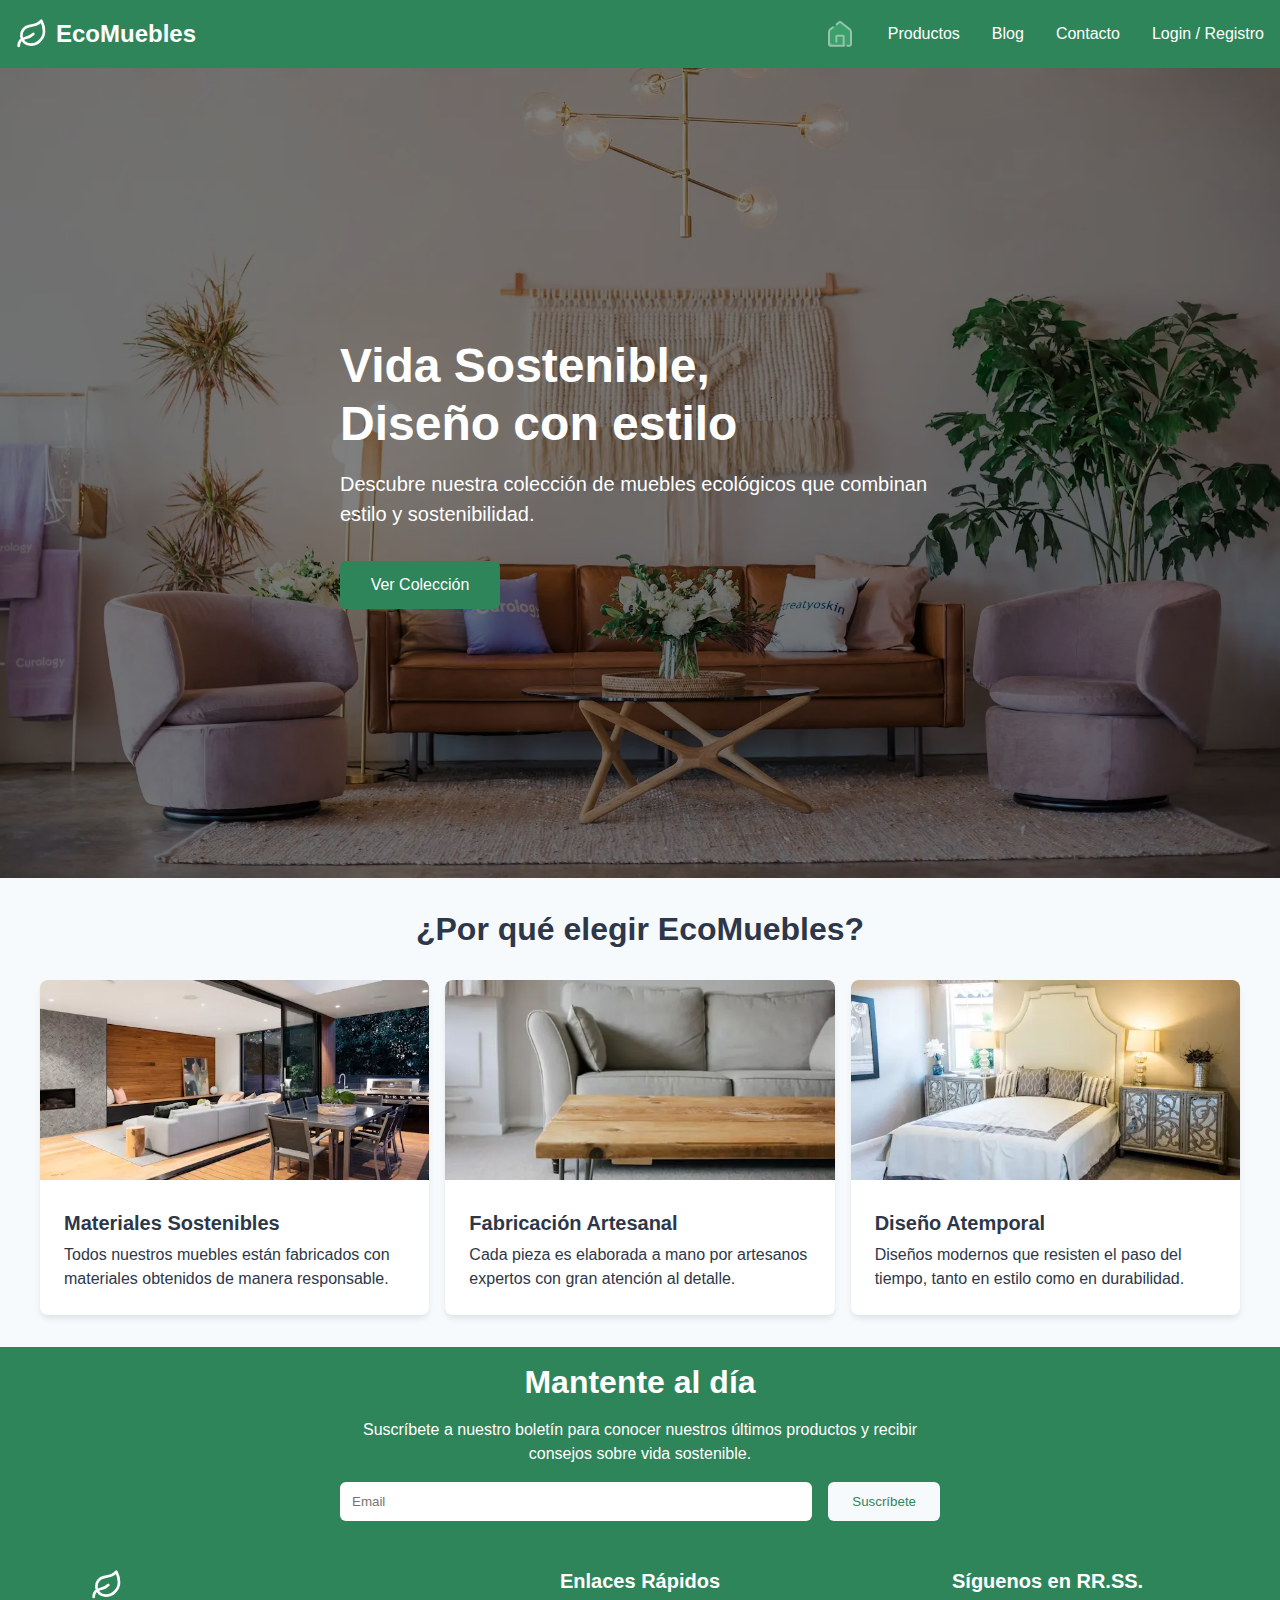
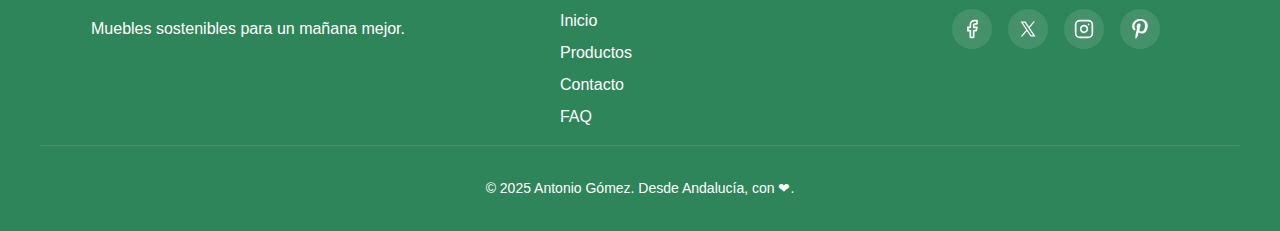
<file: index.html>
<!DOCTYPE html>
<html lang="es">
  <head>
    <meta charset="UTF-8" />
    <meta name="viewport" content="width=device-width, initial-scale=1.0" />
    <title>EcoMuebles - Muebles Sostenibles</title>
    <link rel="stylesheet" href="./css/global.css" />
    <link rel="stylesheet" href="./css/index.css" />
    <link rel="stylesheet" href="./css/mediaQueris.css" />
    <link rel="icon" type="image/svg+xml" href="./img/logo-hoja.svg" />
    <script defer type="module" src="./js/app.js"></script>
    <script  defer type="module" src="./js/auth.js"></script>
  </head>

  <body>
    <header class="header">
      <nav class="nav">
        <a href="./index.html" class="nav__logo">
          <img src="./img/logo-hoja.svg" alt="EcoMuebles Logo" class="nav__logo-icon" />
          <span class="nav__logo-text">EcoMuebles</span>
        </a>
        <input type="checkbox" id="nav-toggle" class="nav__toggle" />
        <label for="nav-toggle" class="nav__toggle-label">
          <span></span>
        </label>
        <ul class="nav__menu">
          <li class="nav__item nav-home">
            <a href="./index.html" class="nav__link">
              <img src="./img/logo-home.svg" alt="inicio" class="cart-icon  cart-icon__active" />
            </a>
          </li>
          <li class="nav__item nav-products">
            <a href="./html/products.html" class="nav__link">Productos</a>
          </li>
          <li class="nav__item nav-wishlist" style="display: none;">
            <a href="./html/wishList.html" class="nav__link">Lista de Deseos</a>
          </li>
          <li class="nav__item nav-cart" style="display: none;">
            <a href="./html/shooping-cart.html" class="nav__link cart-container">
              <img src="./img/logo-carrito-ok.png" alt="Carrito" class="cart-icon" />
              <span class="cart-counter" id="cart-counter"></span>
            </a>
          </li>
          <li class="nav__item nav-blog">
            <a href="./html/blog.html" class="nav__link">Blog</a>
          </li>
          <li class="nav__item nav-contact">
            <a href="./html/contact.html" class="nav__link">Contacto</a>
          </li>
          <li class="nav__item nav-profile" style="display: none;">
            <a href="./html/profile.html" class="nav__link">
              <img src="./img/logo-profile.png" alt="profile" class="profile-icon" />
            </a>
          </li>
          <li class="nav__item nav-logout" style="display: none;">
            <a href="./index.html" class="nav__link">
              <img src="./img/logo-cerrar.png" alt="log-out" class="log-out-icon" />
            </a>
          </li>
          <li class="nav__item nav-login" style="display: none;">
            <a href="./html/login.html" class="nav__link">Login / Registro</a>
          </li>
        </ul>
      </nav>
    </header>

    <main>
      <section class="hero">
        <div class="hero__content">
          <h1 class="hero__title">Vida Sostenible,<br />Diseño con estilo</h1>
          <p class="hero__text">
            Descubre nuestra colección de muebles ecológicos que combinan estilo
            y sostenibilidad.
          </p>
          <a href="./html/products.html" class="button button--primary"
            >Ver Colección</a
          >
        </div>
      </section>

      <section class="features">
        <h2 class="section-title">¿Por qué elegir EcoMuebles?</h2>
        <div class="features__grid">
          <article class="feature-card">
            <img
              src="./img/materiales-sostenibles.webp"
              alt="Materiales Sostenibles"
              class="feature-card__image"
            />
            <div class="feature-card__content">
              <h3 class="feature-card__title">Materiales Sostenibles</h3>
              <p class="feature-card__text">
                Todos nuestros muebles están fabricados con materiales obtenidos
                de manera responsable.
              </p>
            </div>
          </article>

          <article class="feature-card">
            <img
              src="./img/fabricacion-artesalal.webp"
              alt="Elaborado artesanalmente"
              class="feature-card__image"
            />
            <div class="feature-card__content">
              <h3 class="feature-card__title">Fabricación Artesanal</h3>
              <p class="feature-card__text">
                Cada pieza es elaborada a mano por artesanos expertos con gran
                atención al detalle.
              </p>
            </div>
          </article>

          <article class="feature-card">
            <img
              src="./img/diseno-atemporal.webp"
              alt="Timeless Design"
              class="feature-card__image"
            />
            <div class="feature-card__content">
              <h3 class="feature-card__title">Diseño Atemporal</h3>
              <p class="feature-card__text">
                Diseños modernos que resisten el paso del tiempo, tanto en
                estilo como en durabilidad.
              </p>
            </div>
          </article>
        </div>
      </section>

      <section class="newsletter">
        <div class="newsletter__content">
          <h2 class="section-title section-news">Mantente al día</h2>
          <p class="newsletter__text">
            Suscríbete a nuestro boletín para conocer nuestros últimos productos
            y recibir consejos sobre vida sostenible.
          </p>
          <form class="newsletter__form">
            <input type="email" placeholder="Email" class="newsletter__input" />
            <button type="submit" class="button button--secondary">
              Suscríbete
            </button>
          </form>
        </div>
      </section>
    </main>

    <footer class="footer">
      <div class="footer__content">
        <div class="footer__brand">
          <img
            src="./img/logo-hoja.svg"
            alt="EcoMuebles Logo"
            class="footer__logo"
          />
          <p class="footer__tagline">
            Muebles sostenibles para un mañana mejor.
          </p>
        </div>

        <div class="footer__links">
          <h3 class="footer__title">Enlaces Rápidos</h3>
          <ul class="footer__menu">
            <li><a href="index.html">Inicio</a></li>
            <li><a href="./html/products.html">Productos</a></li>
            <li><a href="./html/contact.html">Contacto</a></li>
            <li><a href="./html/faq.html">FAQ</a></li>
          </ul>
        </div>

        <div class="footer__social">
          <h3 class="footer__title">Síguenos en RR.SS.</h3>
          <div class="footer__social-icons">
            <a href="#" aria-label="Facebook">
              <img src="./img/logo-facebook.svg" alt="logo facebook" />
            </a>
            <a href="#" aria-label="X">
              <img src="./img/logo-x.svg" alt="logo x" />
            </a>
            <a href="#" aria-label="Instagram">
              <img src="./img/logo-instagram.svg" alt="logo instagram" />
            </a>
            <a href="#" aria-label="Pinterest">
              <img src="./img/logo-pinterest.svg" alt="logo pinterest" />
            </a>
          </div>
        </div>
      </div>
      <div class="footer__bottom">
        <p>&copy; 2025 Antonio Gómez. Desde Andalucía, con ❤.</p>
      </div>
    </footer>


  </body>
</html>
</file>
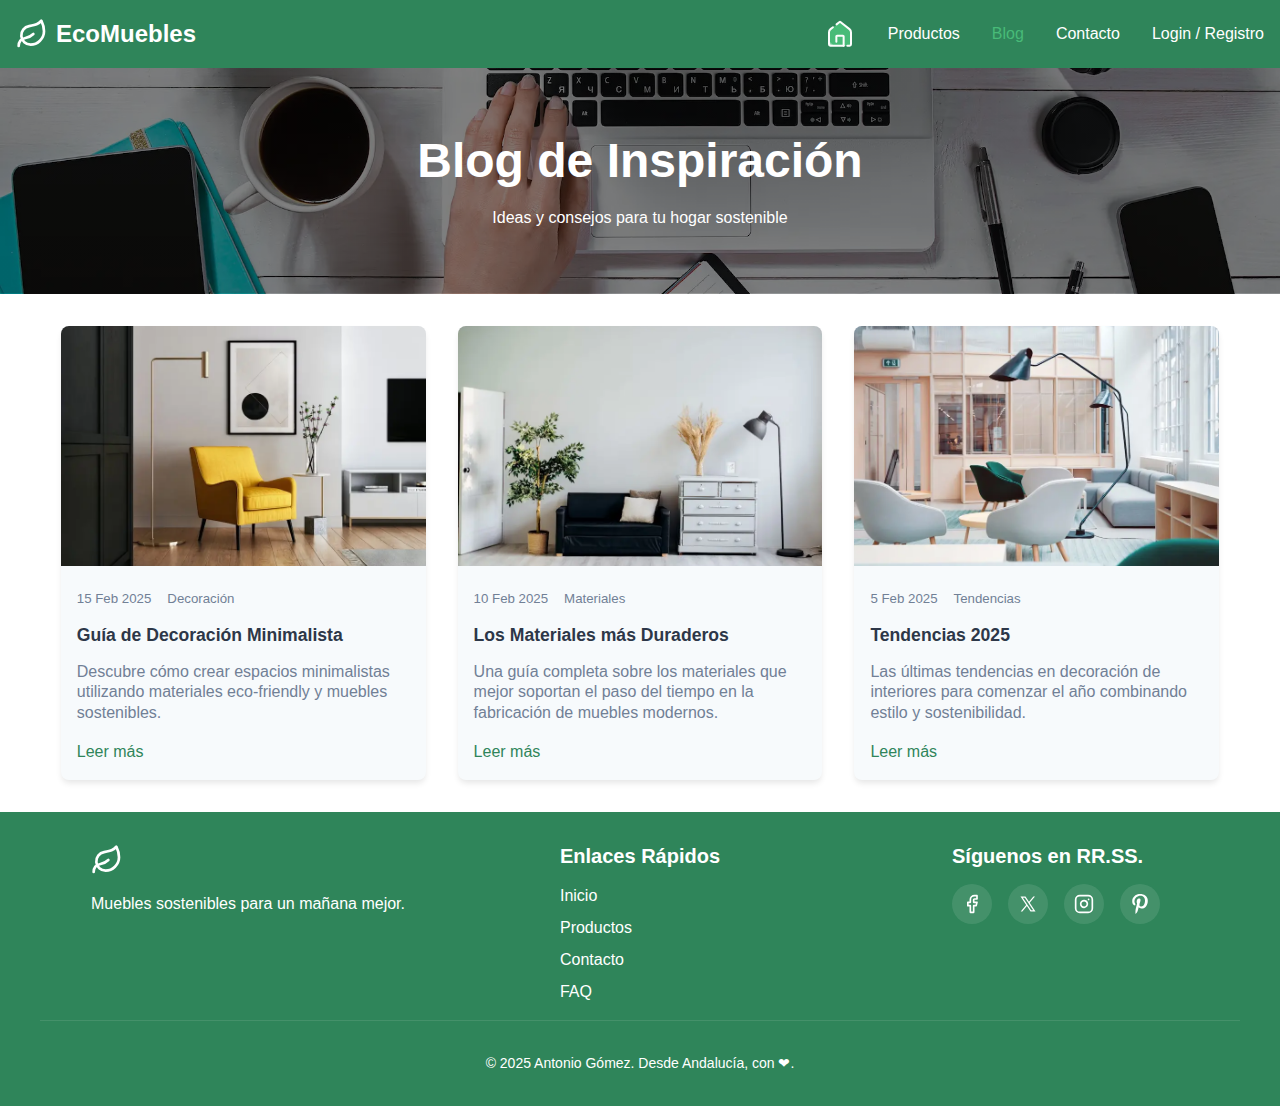
<file: html/blog.html>
<!DOCTYPE html>
<html lang="es">

<head>
  <meta charset="UTF-8" />
  <meta name="viewport" content="width=device-width, initial-scale=1.0" />
  <title>Blog - EcoMuebles</title>
  <link rel="stylesheet" href="../css/global.css" />
  <link rel="stylesheet" href="../css/blog.css" />
  <link rel="stylesheet" href="../css/mediaQueris.css" />
  <link rel="icon" type="image/svg+xml" href="../img/logo-hoja.svg" />
  <script defer type="module" src="../js/app.js"></script>
  <script defer type="module" src="../js/auth.js"></script>
</head>

<body>
  <header class="header">
    <nav class="nav">
      <a href="../index.html" class="nav__logo">
        <img src="../img/logo-hoja.svg" alt="EcoMuebles Logo" class="nav__logo-icon" />
        <span class="nav__logo-text">EcoMuebles</span>
      </a>
      <input type="checkbox" id="nav-toggle" class="nav__toggle" />
      <label for="nav-toggle" class="nav__toggle-label">
        <span></span>
      </label>
      <ul class="nav__menu">
        <li class="nav__item nav-home">
          <a href="../index.html" class="nav__link">
            <img src="../img/logo-home.svg" alt="inicio" class="cart-icon" />
          </a>
        </li>
        <li class="nav__item nav-products">
          <a href="./products.html" class="nav__link">Productos</a>
        </li>
        <li class="nav__item nav-wishlist" style="display: none;">
          <a href="./wishList.html" class="nav__link">Lista de Deseos</a>
        </li>
        <li class="nav__item nav-cart" style="display: none;">
          <a href="../html/shooping-cart.html" class="nav__link cart-container">
            <img src="../img/logo-carrito-ok.png" alt="Carrito" class="cart-icon" />
            <span class="cart-counter" id="cart-counter"></span>
          </a>
        </li>
        <li class="nav__item nav-blog">
          <a href="./blog.html" class="nav__link nav__link--active">Blog</a>
        </li>
        <li class="nav__item nav-contact">
          <a href="./contact.html" class="nav__link">Contacto</a>
        </li>
        <li class="nav__item nav-profile" style="display: none;">
          <a href="./profile.html" class="nav__link nav__link--active">
            <img src="../img/logo-profile.png" alt="profile" class="profile-icon" />
          </a>
        </li>
        <li class="nav__item nav-logout" style="display: none;">
          <a href="#" class="nav__link">
            <img src="../img/logo-cerrar.png" alt="log-out" class="log-out-icon" />
          </a>
        </li>
        <li class="nav__item nav-login" style="display: none;">
          <a href="./login.html" class="nav__link">Login / Registro</a>
        </li>
      </ul>
    </nav>
  </header>

  <main>
    <section class="page-header">
      <h1 class="page-header__title">Blog de Inspiración</h1>
      <p class="page-header__text">Ideas y consejos para tu hogar sostenible</p>
    </section>

    <section class="blog">
      <div class="blog__grid">
        <article class="blog-card">
          <img src="../img/blog1.webp" alt="Decoración Minimalista" class="blog-card__image">
          <div class="blog-card__content">
            <div class="blog-card__meta">
              <p class="blog-card__date">15 Feb 2025</p>
              <p class="blog-card__category">Decoración</p>
            </div>
            <h3 class="blog-card__title">Guía de Decoración Minimalista</h3>
            <p class="blog-card__excerpt">Descubre cómo crear espacios minimalistas utilizando materiales eco-friendly y
              muebles sostenibles.</p>
            <a href="#" class="blog-card__link">Leer más</a>
          </div>
        </article>

        <article class="blog-card">
          <img src="../img/blog2.webp" alt="Materiales Sostenibles" class="blog-card__image">
          <div class="blog-card__content">
            <div class="blog-card__meta">
              <p class="blog-card__date">10 Feb 2025</p>
              <p class="blog-card__category">Materiales</p>
            </div>
            <h3 class="blog-card__title">Los Materiales más Duraderos</h3>
            <p class="blog-card__excerpt">Una guía completa sobre los materiales que mejor soportan el paso del tiempo
              en la fabricación de muebles modernos.</p>
            <a href="#" class="blog-card__link">Leer más</a>
          </div>
        </article>

        <article class="blog-card">
          <img src="../img/blog3.webp" alt="Tendencias 2025" class="blog-card__image">
          <div class="blog-card__content">
            <div class="blog-card__meta">
              <p class="blog-card__date">5 Feb 2025</p>
              <p class="blog-card__category">Tendencias</p>
            </div>
            <h3 class="blog-card__title">Tendencias 2025</h3>
            <p class="blog-card__excerpt">Las últimas tendencias en decoración de interiores para comenzar el año
              combinando estilo y sostenibilidad.</p>
            <a href="#" class="blog-card__link">Leer más</a>
          </div>
        </article>
      </div>
    </section>
  </main>

  <footer class="footer">
    <div class="footer__content">
      <div class="footer__brand">
        <img src="../img/logo-hoja.svg" alt="EcoMuebles Logo" class="footer__logo" />
        <p class="footer__tagline">
          Muebles sostenibles para un mañana mejor.
        </p>
      </div>

      <div class="footer__links">
        <h3 class="footer__title">Enlaces Rápidos</h3>
        <ul class="footer__menu">
          <li><a href="../index.html">Inicio</a></li>
          <li><a href="./products.html">Productos</a></li>
          <li><a href="./contact.html">Contacto</a></li>
          <li><a href="./faq.html">FAQ</a></li>
        </ul>
      </div>

      <div class="footer__social">
        <h3 class="footer__title">Síguenos en RR.SS.</h3>
        <div class="footer__social-icons">
          <a href="#" aria-label="Facebook">
            <img src="../img/logo-facebook.svg" alt="logo facebook" />
          </a>
          <a href="#" aria-label="X">
            <img src="../img/logo-x.svg" alt="logo x" />
          </a>
          <a href="#" aria-label="Instagram">
            <img src="../img/logo-instagram.svg" alt="logo instagram" />
          </a>
          <a href="#" aria-label="Pinterest">
            <img src="../img/logo-pinterest.svg" alt="logo pinterest" />
          </a>
        </div>
      </div>
    </div>
    <div class="footer__bottom">
      <p>&copy; 2025 Antonio Gómez. Desde Andalucía, con ❤.</p>
    </div>
  </footer>
</body>

</html>
</file>
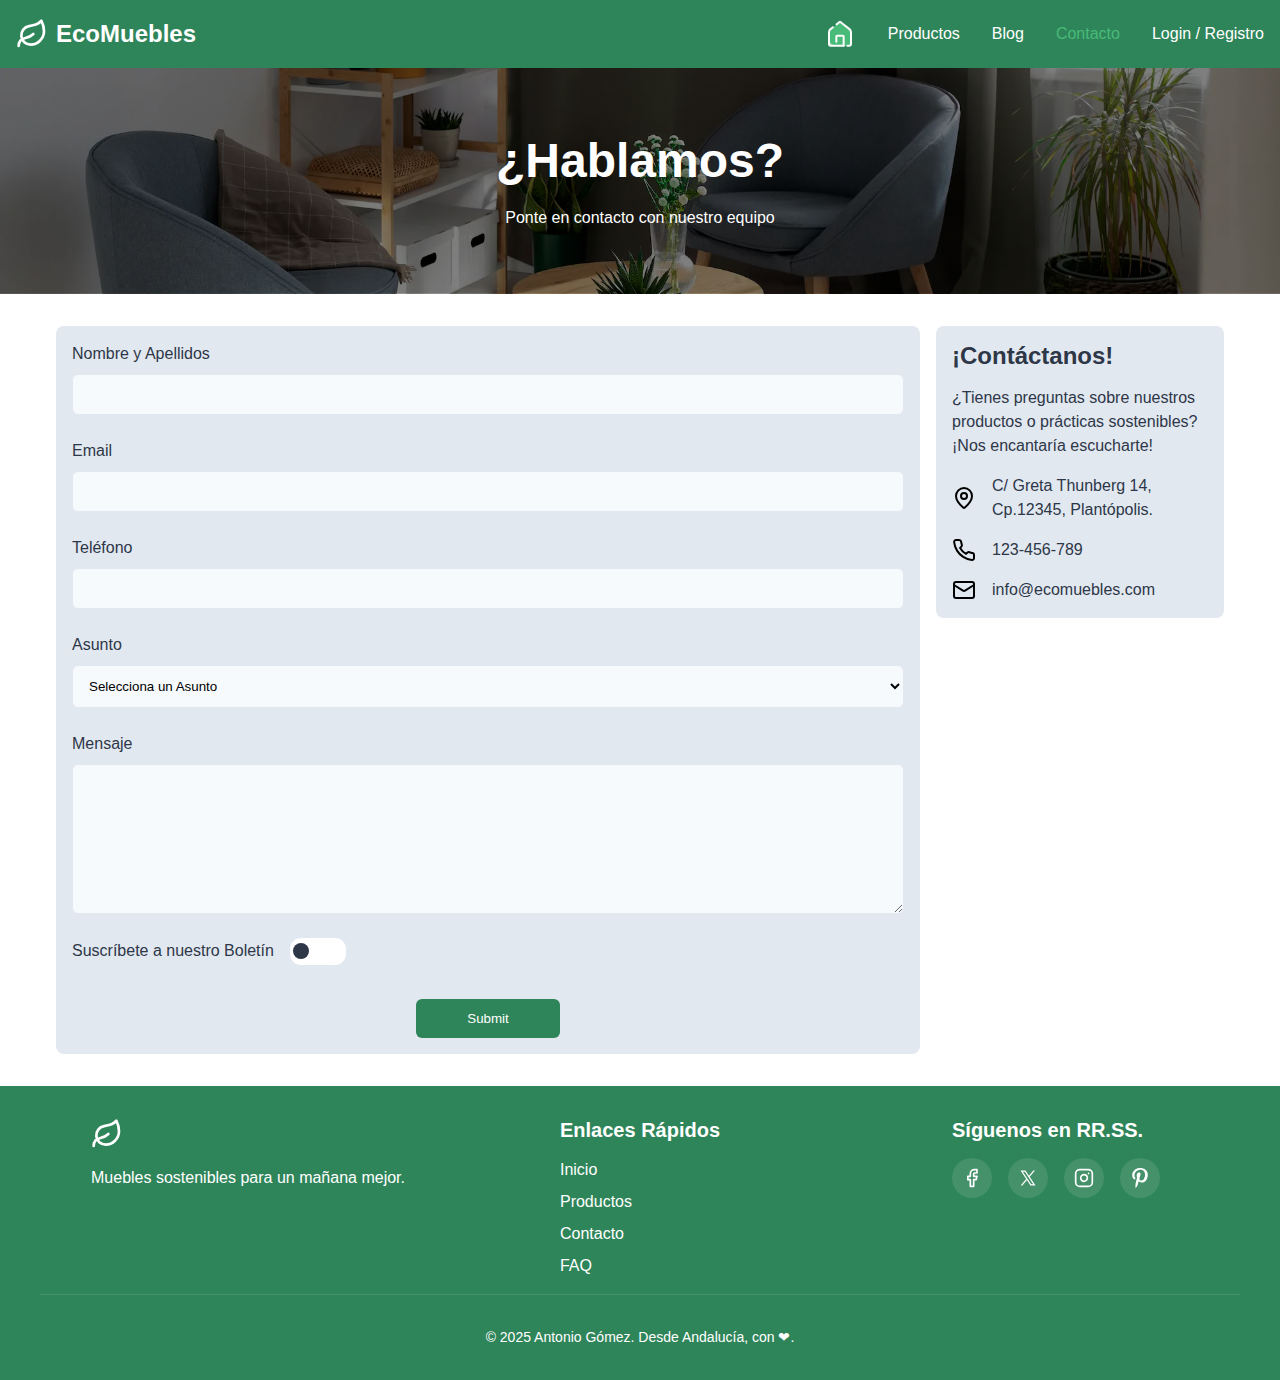
<file: html/contact.html>
<!DOCTYPE html>
<html lang="es">

<head>
  <meta charset="UTF-8" />
  <meta name="viewport" content="width=device-width, initial-scale=1.0" />
  <title>Contacto - EcoMuebles</title>
  <link rel="stylesheet" href="../css/global.css" />
  <link rel="stylesheet" href="../css/contact.css" />
  <link rel="stylesheet" href="../css/mediaQueris.css" />
  <link rel="icon" type="image/svg+xml" href="../img/logo-hoja.svg" />
  <script defer type="module" src="../js/app.js"></script>
  <script defer type="module" src="../js/auth.js"></script>

</head>

<body>
  <header class="header">
    <nav class="nav">
      <a href="../index.html" class="nav__logo">
        <img src="../img/logo-hoja.svg" alt="EcoMuebles Logo" class="nav__logo-icon" />
        <span class="nav__logo-text">EcoMuebles</span>
      </a>
      <input type="checkbox" id="nav-toggle" class="nav__toggle" />
      <label for="nav-toggle" class="nav__toggle-label">
        <span></span>
      </label>
      <ul class="nav__menu">
        <li class="nav__item nav-home">
          <a href="../index.html" class="nav__link">
            <img src="../img/logo-home.svg" alt="inicio" class="cart-icon" />
          </a>
        </li>
        <li class="nav__item nav-products">
          <a href="./products.html" class="nav__link">Productos</a>
        </li>
        <li class="nav__item nav-wishlist" style="display: none;">
          <a href="./wishList.html" class="nav__link">Lista de Deseos</a>
        </li>
        <li class="nav__item nav-cart" style="display: none;">
          <a href="../html/shooping-cart.html" class="nav__link cart-container">
            <img src="../img/logo-carrito-ok.png" alt="Carrito" class="cart-icon" />
            <span class="cart-counter" id="cart-counter"></span>
          </a>
        </li>
        <li class="nav__item nav-blog">
          <a href="./blog.html" class="nav__link">Blog</a>
        </li>
        <li class="nav__item nav-contact">
          <a href="./contact.html" class="nav__link nav__link--active">Contacto</a>
        </li>
        <li class="nav__item nav-profile" style="display: none;">
          <a href="./profile.html" class="nav__link">
            <img src="../img/logo-profile.png" alt="profile" class="profile-icon" />
          </a>
        </li>
        <li class="nav__item nav-logout" style="display: none;">
          <a href="#" class="nav__link">
            <img src="../img/logo-cerrar.png" alt="log-out" class="log-out-icon" />
          </a>
        </li>
        <li class="nav__item nav-login" style="display: none;">
          <a href="./login.html" class="nav__link">Login / Registro</a>
        </li>
      </ul>
    </nav>
  </header>

  <main>
    <section class="page-header">
      <h1 class="page-header__title">¿Hablamos?</h1>
      <p class="page-header__text">Ponte en contacto con nuestro equipo</p>
    </section>

    <section class="contact">
      <div class="contact__content">
        <form class="contact-form">
          <div class="form-group">
            <label for="name" class="form-label">Nombre y Apellidos</label>
            <input type="text" id="name" name="name" required class="form-input" />
          </div>

          <div class="form-group">
            <label for="email" class="form-label">Email</label>
            <input type="email" id="email" name="email" required class="form-input" />
          </div>

          <div class="form-group">
            <label for="phone" class="form-label">Teléfono</label>
            <input type="tel" id="phone" name="phone" class="form-input" />
          </div>

          <div class="form-group">
            <label for="subject" class="form-label">Asunto</label>
            <select id="subject" name="subject" required class="form-select">
              <option value="">Selecciona un Asunto</option>
              <option value="productos">Consulta sobre productos</option>
              <option value="atencion">Atención al Cliente</option>
              <option value="feedback">Feedback</option>
            </select>
          </div>

          <div class="form-group">
            <label for="message" class="form-label">Mensaje</label>
            <textarea id="message" name="message" required class="form-textarea"></textarea>
          </div>

          <div class="form-group-newsletter">
            <span class="label-text">Suscríbete a nuestro Boletín</span>
            <label class="switch-wrap">
              <input type="checkbox" name="newsletter" value="yes" />
              <div class="switch"></div>
            </label>
          </div>

          <div class="form-group submit-container">
            <input type="submit" class="button button--primary form-submit" />
          </div>
        </form>
        <div class="contact__info">
          <h2 class="contact__title">¡Contáctanos!</h2>
          <p class="contact__text">
            ¿Tienes preguntas sobre nuestros productos o prácticas
            sostenibles? ¡Nos encantaría escucharte!
          </p>

          <div class="contact__details">
            <div class="contact__detail">
              <img src="../img/ubicacion.svg" alt="" class="contact__icon" />
              <p>C/ Greta Thunberg 14, Cp.12345, Plantópolis.</p>
            </div>
            <div class="contact__detail">
              <img src="../img/tlf.svg" alt="" class="contact__icon" />
              <p>123-456-789</p>
            </div>
            <div class="contact__detail">
              <img src="../img/mail.svg" alt="" class="contact__icon" />
              <p>info@ecomuebles.com</p>
            </div>
          </div>
        </div>
      </div>
    </section>
  </main>

  <footer class="footer">
    <div class="footer__content">
      <div class="footer__brand">
        <img src="../img/logo-hoja.svg" alt="EcoMuebles Logo" class="footer__logo" />
        <p class="footer__tagline">
          Muebles sostenibles para un mañana mejor.
        </p>
      </div>

      <div class="footer__links">
        <h3 class="footer__title">Enlaces Rápidos</h3>
        <ul class="footer__menu">
          <li><a href="../index.html">Inicio</a></li>
          <li><a href="./products.html">Productos</a></li>
          <li><a href="./contact.html">Contacto</a></li>
          <li><a href="./faq.html">FAQ</a></li>
        </ul>
      </div>

      <div class="footer__social">
        <h3 class="footer__title">Síguenos en RR.SS.</h3>
        <div class="footer__social-icons">
          <a href="#" aria-label="Facebook">
            <img src="../img/logo-facebook.svg" alt="logo facebook" />
          </a>
          <a href="#" aria-label="X">
            <img src="../img/logo-x.svg" alt="logo x" />
          </a>
          <a href="#" aria-label="Instagram">
            <img src="../img/logo-instagram.svg" alt="logo instagram" />
          </a>
          <a href="#" aria-label="Pinterest">
            <img src="../img/logo-pinterest.svg" alt="logo pinterest" />
          </a>
        </div>
      </div>
    </div>
    <div class="footer__bottom">
      <p>&copy; 2025 Antonio Gómez. Desde Andalucía, con ❤.</p>
    </div>
  </footer>
</body>

</html>
</file>
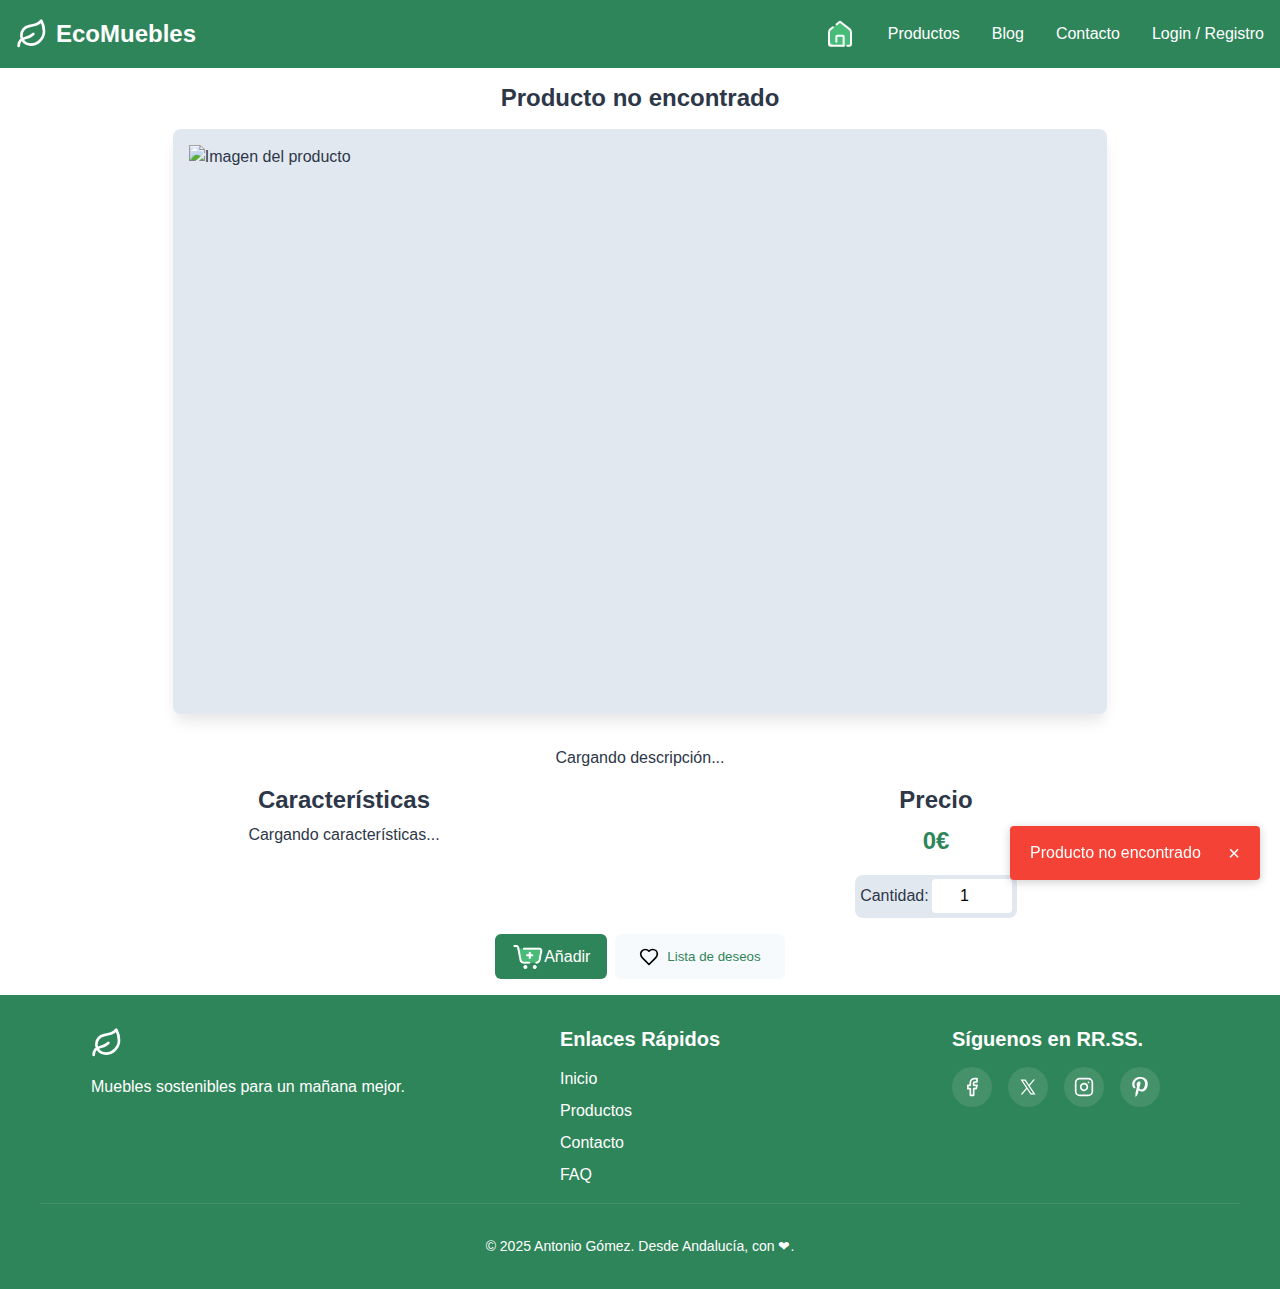
<file: html/detail.html>
<!DOCTYPE html>
<html lang="es">

<head>
  <meta charset="UTF-8" />
  <meta name="viewport" content="width=device-width, initial-scale=1.0" />
  <title>Detalle del Producto - EcoMuebles</title>
  <link rel="stylesheet" href="../css/global.css" />
  <link rel="stylesheet" href="../css/detail.css" />
  <link rel="stylesheet" href="../css/mediaQueris.css" />
  <link rel="icon" type="image/svg+xml" href="../img/logo-hoja.svg" />
  <script defer type="module" src="../js/detail.js"></script>
  <script defer type="module" src="../js/app.js"></script>
  <script defer type="module" src="../js/auth.js"></script>

</head>

<body>
  <header class="header">
    <nav class="nav">
      <a href="../index.html" class="nav__logo">
        <img src="../img/logo-hoja.svg" alt="EcoMuebles Logo" class="nav__logo-icon" />
        <span class="nav__logo-text">EcoMuebles</span>
      </a>
      <input type="checkbox" id="nav-toggle" class="nav__toggle" />
      <label for="nav-toggle" class="nav__toggle-label">
        <span></span>
      </label>
      <ul class="nav__menu">
        <li class="nav__item nav-home">
          <a href="../index.html" class="nav__link">
            <img src="../img/logo-home.svg" alt="inicio" class="cart-icon" />
          </a>
        </li>
        <li class="nav__item nav-products">
          <a href="./products.html" class="nav__link">Productos</a>
        </li>
        <li class="nav__item nav-wishlist" style="display: none;">
          <a href="./wishList.html" class="nav__link">Lista de Deseos</a>
        </li>
        <li class="nav__item nav-cart" style="display: none;">
          <a href="../html/shooping-cart.html" class="nav__link cart-container">
            <img src="../img/logo-carrito-ok.png" alt="Carrito" class="cart-icon" />
            <span class="cart-counter" id="cart-counter"></span>
          </a>
        </li>
        <li class="nav__item nav-blog">
          <a href="./blog.html" class="nav__link">Blog</a>
        </li>
        <li class="nav__item nav-contact">
          <a href="./contact.html" class="nav__link">Contacto</a>
        </li>
        <li class="nav__item nav-profile" style="display: none;">
          <a href="./profile.html" class="nav__link">
            <img src="../img/logo-profile.png" alt="profile" class="profile-icon" />
          </a>
        </li>
        <li class="nav__item nav-logout" style="display: none;">
          <a href="#" class="nav__link">
            <img src="../img/logo-cerrar.png" alt="log-out" class="log-out-icon" />
          </a>
        </li>
        <li class="nav__item nav-login" style="display: none;">
          <a href="./login.html" class="nav__link">Login / Registro</a>
        </li>
      </ul>
    </nav>
  </header>

  <main class="product-detail">
    <h1 class="product-detail__title">Cargando producto...</h1>
    <section class="product-detail__images">
      <div class="product-detail__main-image">
        <img alt="Imagen del producto" class="product-detail__image product-detail__image--main" />
      </div>
    </section>

    <section class="product-detail__description">
      <p class="product-detail__text">
        Cargando descripción...
      </p>
    </section>

    <section class="product-detail__features">
      <div class="product-detail-container">
        <h2 class="product-detail__features-title">Características</h2>
        <ul class="product-detail__features-list">
          <li class="product-detail__feature-item">Cargando características...</li>
        </ul>
      </div>

      <div class="product-detail-container">
        <h2 class="product-detail__price-title">Precio</h2>
        <span class="product-detail__price">0€</span>
        <div class="product-detail__quantity">
          <label for="quantity" class="product-detail__quantity-label">Cantidad:</label>
          <input type="number" id="quantity" name="quantity" min="1" value="1" class="product-detail__quantity-input" />
        </div>
      </div>
    </section>

    <div class="button-cart">
      <button class="button button--primary product-detail__add-to-cart">
        <img src="../img/logo-carrito-plus.png" alt="añadir carrito" />Añadir
      </button>
      <button class="button button--secondary product-detail__wishlist-button">
        <img src="../img/logo-gray-heart.svg" alt="lista de deseos" class="wishlist-icon gray" />
        <img src="../img/logo-red-heart.svg" alt="lista de deseos" class="wishlist-icon red hidden" />
        <span>Lista de deseos</span>
      </button>
    </div>
  </main>

  <footer class="footer">
    <div class="footer__content">
      <div class="footer__brand">
        <img src="../img/logo-hoja.svg" alt="EcoMuebles Logo" class="footer__logo" />
        <p class="footer__tagline">
          Muebles sostenibles para un mañana mejor.
        </p>
      </div>

      <div class="footer__links">
        <h3 class="footer__title">Enlaces Rápidos</h3>
        <ul class="footer__menu">
          <li><a href="../index.html">Inicio</a></li>
          <li><a href="./products.html">Productos</a></li>
          <li><a href="./contact.html">Contacto</a></li>
          <li><a href="./faq.html">FAQ</a></li>
        </ul>
      </div>

      <div class="footer__social">
        <h3 class="footer__title">Síguenos en RR.SS.</h3>
        <div class="footer__social-icons">
          <a href="#" aria-label="Facebook">
            <img src="../img/logo-facebook.svg" alt="logo facebook" />
          </a>
          <a href="#" aria-label="X">
            <img src="../img/logo-x.svg" alt="logo x" />
          </a>
          <a href="#" aria-label="Instagram">
            <img src="../img/logo-instagram.svg" alt="logo instagram" />
          </a>
          <a href="#" aria-label="Pinterest">
            <img src="../img/logo-pinterest.svg" alt="logo pinterest" />
          </a>
        </div>
      </div>
    </div>
    <div class="footer__bottom">
      <p>&copy; 2025 Antonio Gómez. Desde Andalucía, con ❤.</p>
    </div>
  </footer>
</body>

</html>
</file>
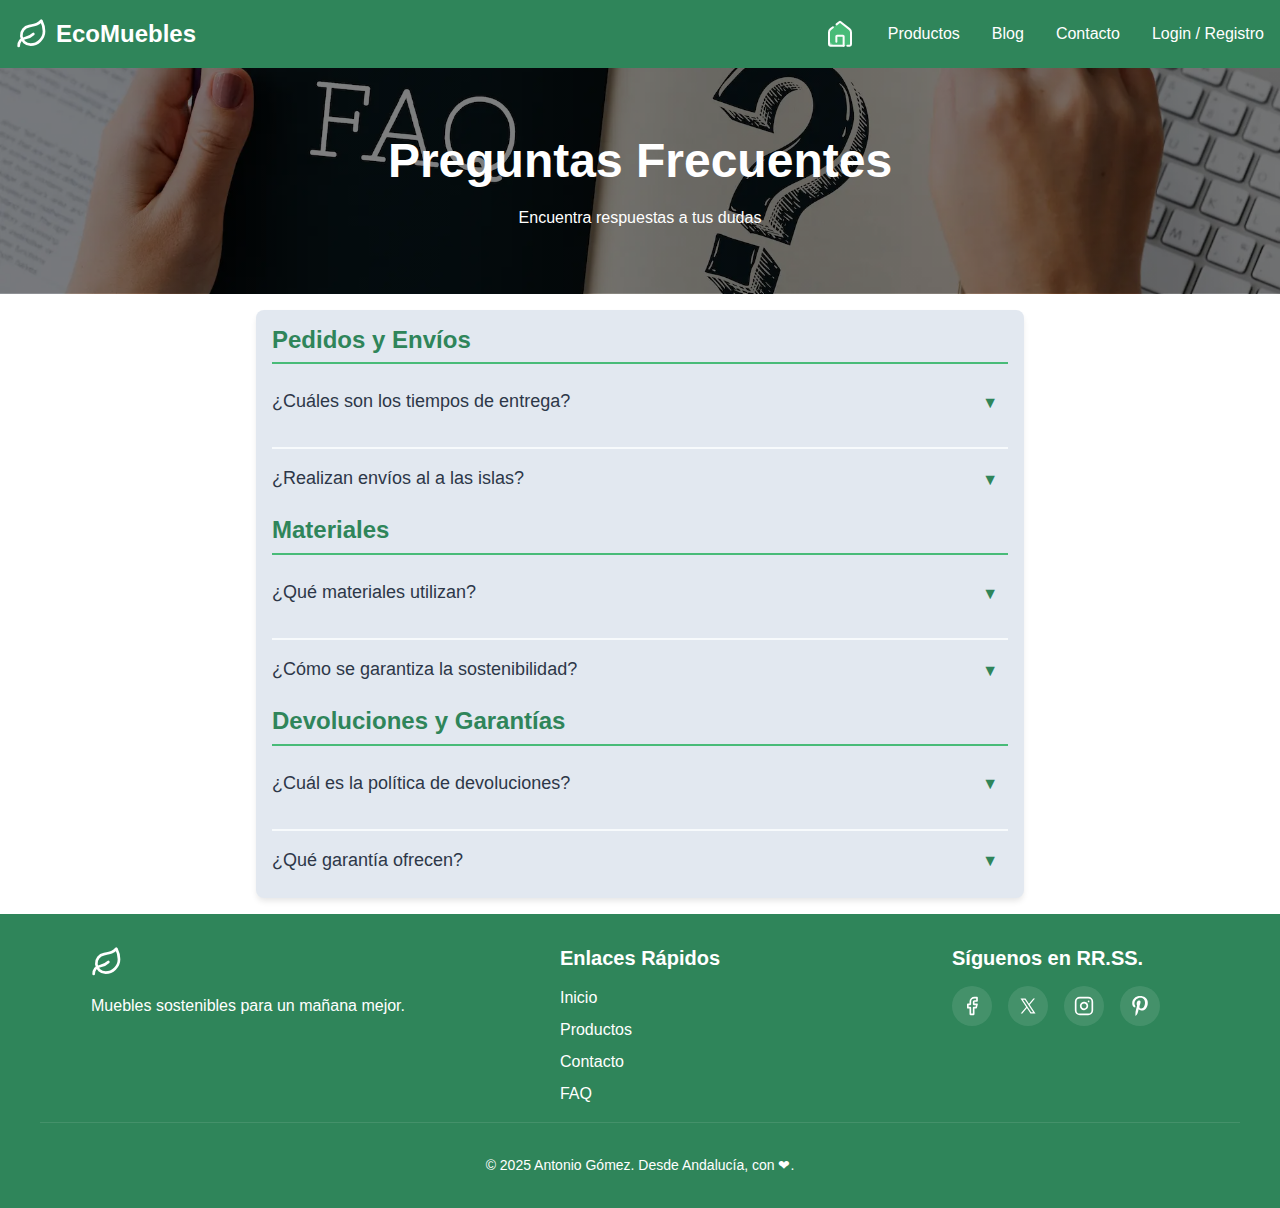
<file: html/faq.html>
<!DOCTYPE html>
<html lang="es">

<head>
  <meta charset="UTF-8" />
  <meta name="viewport" content="width=device-width, initial-scale=1.0" />
  <title>FAQ - EcoMuebles</title>
  <link rel="stylesheet" href="../css/global.css" />
  <link rel="stylesheet" href="../css/faq.css" />
  <link rel="stylesheet" href="../css/mediaQueris.css" />
  <link rel="icon" type="image/svg+xml" href="../img/logo-hoja.svg" />
  <script defer type="module" src="../js/app.js"></script>
  <script defer type="module" src="../js/auth.js"></script>
</head>

<body>
  <header class="header">
    <nav class="nav">
      <a href="../index.html" class="nav__logo">
        <img src="../img/logo-hoja.svg" alt="EcoMuebles Logo" class="nav__logo-icon" />
        <span class="nav__logo-text">EcoMuebles</span>
      </a>
      <input type="checkbox" id="nav-toggle" class="nav__toggle" />
      <label for="nav-toggle" class="nav__toggle-label">
        <span></span>
      </label>
      <ul class="nav__menu">
        <li class="nav__item nav-home">
          <a href="../index.html" class="nav__link">
            <img src="../img/logo-home.svg" alt="inicio" class="cart-icon" />
          </a>
        </li>
        <li class="nav__item nav-products">
          <a href="./products.html" class="nav__link">Productos</a>
        </li>
        <li class="nav__item nav-wishlist" style="display: none;">
          <a href="./wishList.html" class="nav__link">Lista de Deseos</a>
        </li>
        <li class="nav__item nav-cart" style="display: none;">
          <a href="../html/shooping-cart.html" class="nav__link cart-container">
            <img src="../img/logo-carrito-ok.png" alt="Carrito" class="cart-icon" />
            <span class="cart-counter" id="cart-counter"></span>
          </a>
        </li>
        <li class="nav__item nav-blog">
          <a href="./blog.html" class="nav__link">Blog</a>
        </li>
        <li class="nav__item nav-contact">
          <a href="./contact.html" class="nav__link">Contacto</a>
        </li>
        <li class="nav__item nav-profile" style="display: none;">
          <a href="./profile.html" class="nav__link">
            <img src="../img/logo-profile.png" alt="profile" class="profile-icon" />
          </a>
        </li>
        <li class="nav__item nav-logout" style="display: none;">
          <a href="#" class="nav__link">
            <img src="../img/logo-cerrar.png" alt="log-out" class="log-out-icon" />
          </a>
        </li>
        <li class="nav__item nav-login" style="display: none;">
          <a href="./login.html" class="nav__link">Login / Registro</a>
        </li>
      </ul>
    </nav>
  </header>

  <main>
    <section class="page-header">
      <h1 class="page-header__title">Preguntas Frecuentes</h1>
      <p class="page-header__text">Encuentra respuestas a tus dudas</p>
    </section>

    <section class="faq">
      <div class="faq__container">
        <div class="faq__category">
          <h2 class="faq__category-title">Pedidos y Envíos</h2>

          <details class="faq__item">
            <summary class="faq__question">¿Cuáles son los tiempos de entrega?</summary>
            <p class="faq__answer">
              El tiempo de entrega estándar es de 5-7 días hábiles para
              productos en stock. Para muebles personalizados, el tiempo de
              entrega puede variar entre 2-3 semanas.
            </p>
          </details>

          <details class="faq__item">
            <summary class="faq__question">¿Realizan envíos al a las islas?</summary>
            <p class="faq__answer">
              Sí, realizamos envíos a ambos archipiélagos. Los costos y tiempos de
              entrega varían según la ubicación.
            </p>
          </details>
        </div>

        <div class="faq__category">
          <h2 class="faq__category-title">Materiales</h2>

          <details class="faq__item">
            <summary class="faq__question">¿Qué materiales utilizan?</summary>
            <p class="faq__answer">
              Utilizamos materiales sostenibles como madera certificada FSC,
              bambú, y materiales reciclados. Todos nuestros productos son
              eco-friendly.
            </p>
          </details>

          <details class="faq__item">
            <summary class="faq__question">¿Cómo se garantiza la sostenibilidad?</summary>
            <p class="faq__answer">
              Trabajamos con proveedores certificados y seguimos prácticas de
              producción sostenible. Además, utilizamos embalajes reciclables.
            </p>
          </details>
        </div>

        <div class="faq__category">
          <h2 class="faq__category-title">Devoluciones y Garantías</h2>

          <details class="faq__item">
            <summary class="faq__question">
              ¿Cuál es la política de devoluciones?
            </summary>
            <p class="faq__answer">
              Aceptamos devoluciones dentro de los 30 días posteriores a la
              entrega. El producto debe estar en su estado original y con el
              embalaje original.
            </p>
          </details>

          <details class="faq__item">
            <summary class="faq__question">¿Qué garantía ofrecen?</summary>
            <p class="faq__answer">
              Todos nuestros productos tienen una garantía de 2 años que cubre
              defectos de fabricación.
            </p>
        </div>
      </div>
      </div>
    </section>
  </main>

  <footer class="footer">
    <div class="footer__content">
      <div class="footer__brand">
        <img src="../img/logo-hoja.svg" alt="EcoMuebles Logo" class="footer__logo" />
        <p class="footer__tagline">
          Muebles sostenibles para un mañana mejor.
        </p>
      </div>

      <div class="footer__links">
        <h3 class="footer__title">Enlaces Rápidos</h3>
        <ul class="footer__menu">
          <li><a href="../index.html">Inicio</a></li>
          <li><a href="./products.html">Productos</a></li>
          <li><a href="./contact.html">Contacto</a></li>
          <li><a href="./faq.html">FAQ</a></li>
        </ul>
      </div>

      <div class="footer__social">
        <h3 class="footer__title">Síguenos en RR.SS.</h3>
        <div class="footer__social-icons">
          <a href="#" aria-label="Facebook">
            <img src="../img/logo-facebook.svg" alt="logo facebook" />
          </a>
          <a href="#" aria-label="X">
            <img src="../img/logo-x.svg" alt="logo x" />
          </a>
          <a href="#" aria-label="Instagram">
            <img src="../img/logo-instagram.svg" alt="logo instagram" />
          </a>
          <a href="#" aria-label="Pinterest">
            <img src="../img/logo-pinterest.svg" alt="logo pinterest" />
          </a>
        </div>
      </div>
    </div>
    <div class="footer__bottom">
      <p>&copy; 2025 Antonio Gómez. Desde Andalucía, con ❤.</p>
    </div>
  </footer>
</body>

</html>
</file>
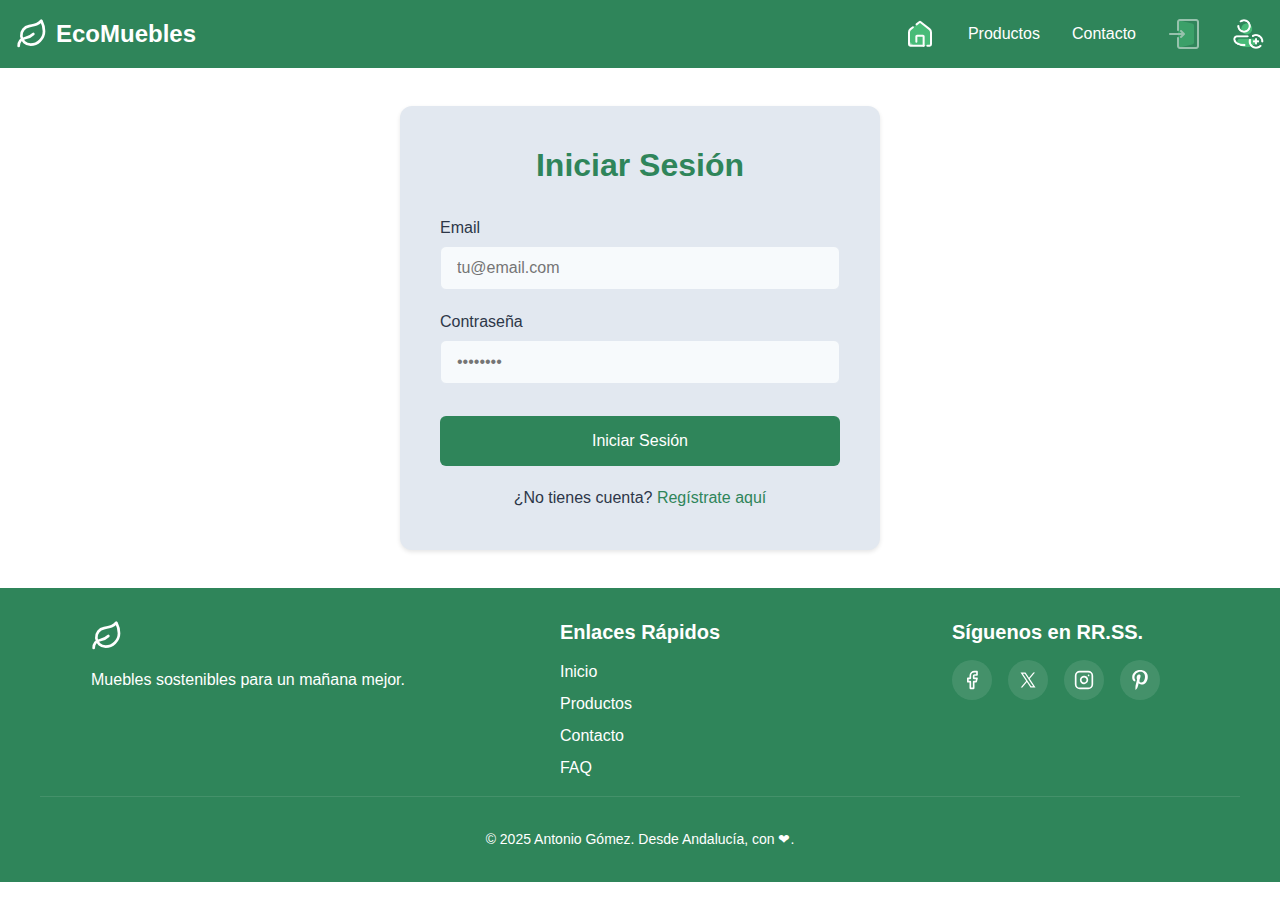
<file: html/login.html>
<!DOCTYPE html>
<html lang="es">
  <head>
    <meta charset="UTF-8" />
    <meta name="viewport" content="width=device-width, initial-scale=1.0" />
    <title>EcoMuebles - Iniciar Sesión</title>
    <link rel="stylesheet" href="../css/global.css" />
    <link rel="stylesheet" href="../css/login.css" />
    <link rel="stylesheet" href="../css/mediaQueris.css" />
    <link rel="icon" type="image/svg+xml" href="../img/logo-hoja.svg" />
    <script type="module" defer src="../js/auth.js"></script>
  </head>

  <body>
    <header class="header">
      <nav class="nav">
        <a href="../index.html" class="nav__logo">
          <img src="../img/logo-hoja.svg" alt="EcoMuebles Logo" class="nav__logo-icon" />
          <span class="nav__logo-text">EcoMuebles</span>
        </a>
        <input type="checkbox" id="nav-toggle" class="nav__toggle" />
        <label for="nav-toggle" class="nav__toggle-label">
          <span></span>
        </label>
        <ul class="nav__menu">
          <li class="nav__item">
            <a href="../index.html" class="nav__link">
              <img src="../img/logo-home.svg" alt="Carrito" class="cart-icon" /></a>
          </li>
          <li class="nav__item">
            <a href="./products.html" class="nav__link">Productos</a>
          </li>
          <li class="nav__item">
            <a href="./contact.html" class="nav__link">Contacto</a>
          </li>
          <li class="nav__item">
            <a href="./login.html" class="nav__link">
              <img src="../img/log-in.png" alt="log-in" class="log-in-icon log-in-icon__active"/></a>
          </li>
          <li class="nav__item">
            <a href="./register.html" class="nav__link">
              <img src="../img/logo-registro.png" alt="register" class="register-icon "/></a>
          </li>
        </ul>
      </nav>
    </header>

    <main class="auth-main">
      <div class="auth-container">
        <h1 class="auth-title">Iniciar Sesión</h1>
        <form class="auth-form">
          <div class="login-form-group">
            <label for="email">Email</label>
            <input type="email" id="email" required class="auth-input" placeholder="tu@email.com">
          </div>
          <div class="login-form-group">
            <label for="password">Contraseña</label>
            <input type="password" id="password" required class="auth-input" placeholder="••••••••">
          </div>
          <button type="submit" class="button button--primary">Iniciar Sesión</button>
        </form>
        <p class="auth-redirect">
          ¿No tienes cuenta? <a href="register.html">Regístrate aquí</a>
        </p>
      </div>
    </main>

    <footer class="footer">
      <div class="footer__content">
        <div class="footer__brand">
          <img src="../img/logo-hoja.svg" alt="EcoMuebles Logo" class="footer__logo" />
          <p class="footer__tagline">
            Muebles sostenibles para un mañana mejor.
          </p>
        </div>
  
        <div class="footer__links">
          <h3 class="footer__title">Enlaces Rápidos</h3>
          <ul class="footer__menu">
            <li><a href="../index.html">Inicio</a></li>
            <li><a href="./products.html">Productos</a></li>
            <li><a href="./contact.html">Contacto</a></li>
            <li><a href="./faq.html">FAQ</a></li>
          </ul>
        </div>
  
        <div class="footer__social">
          <h3 class="footer__title">Síguenos en RR.SS.</h3>
          <div class="footer__social-icons">
            <a href="#" aria-label="Facebook">
              <img src="../img/logo-facebook.svg" alt="logo facebook" />
            </a>
            <a href="#" aria-label="X">
              <img src="../img/logo-x.svg" alt="logo x" />
            </a>
            <a href="#" aria-label="Instagram">
              <img src="../img/logo-instagram.svg" alt="logo instagram" />
            </a>
            <a href="#" aria-label="Pinterest">
              <img src="../img/logo-pinterest.svg" alt="logo pinterest" />
            </a>
          </div>
        </div>
      </div>
      <div class="footer__bottom">
        <p>&copy; 2025 Antonio Gómez. Desde Andalucía, con ❤.</p>
      </div>
    </footer>
  </body>
</html>
</file>
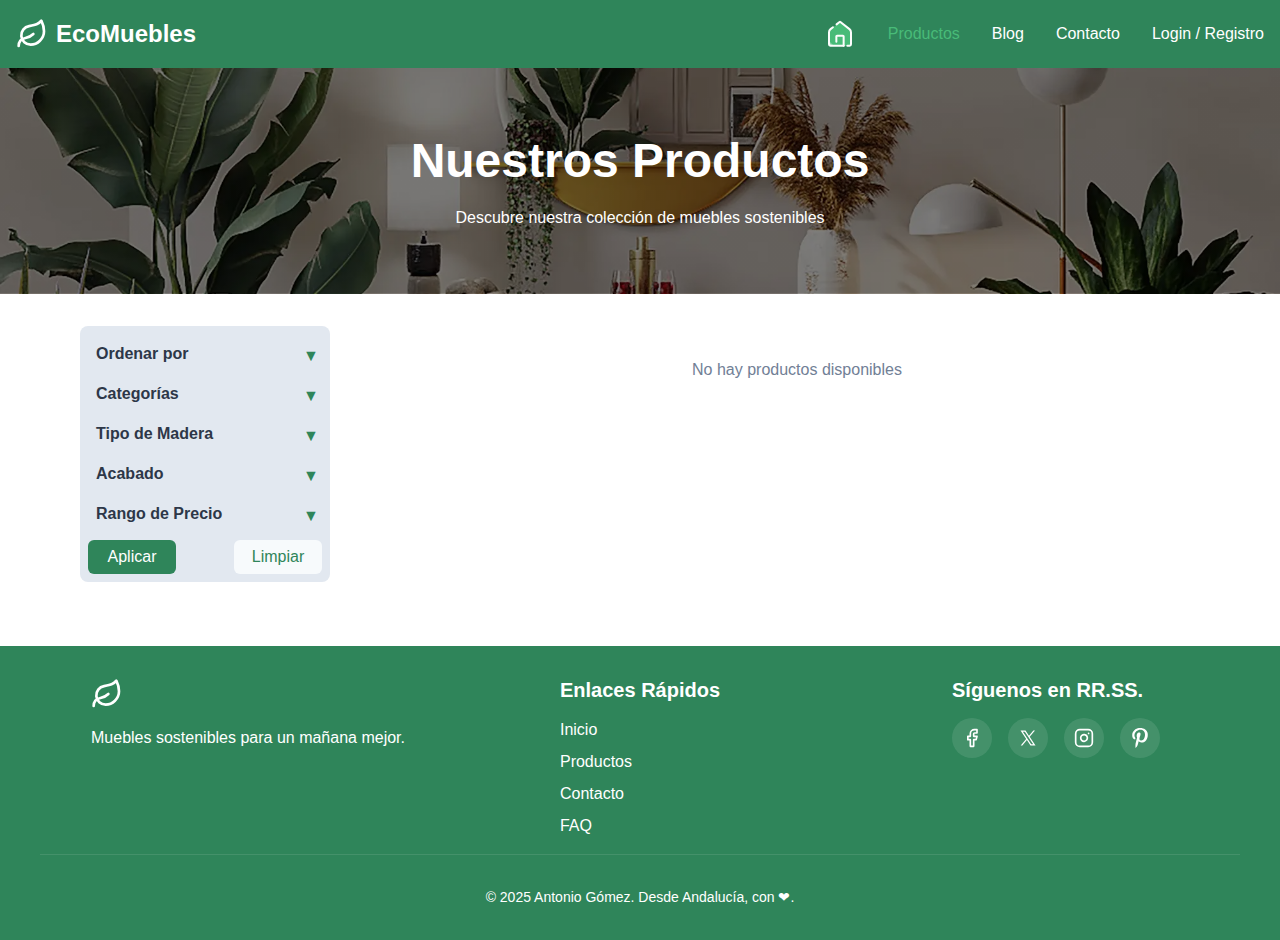
<file: html/products.html>
<!DOCTYPE html>
<html lang="es">

<head>
  <meta charset="UTF-8" />
  <meta name="viewport" content="width=device-width, initial-scale=1.0" />
  <title>Productos - EcoMuebles</title>
  <link rel="stylesheet" href="../css/global.css" />
  <link rel="stylesheet" href="../css/products.css" />
  <link rel="stylesheet" href="../css/mediaQueris.css" />
  <link rel="icon" type="image/svg+xml" href="../img/logo-hoja.svg" />
  <script defer type="module" src="../js/products.js"></script>
  <script defer type="module" src="../js/app.js"></script>
  <script defer type="module" src="../js/auth.js"></script>

</head>

<body>
  <header class="header">
    <nav class="nav">
      <a href="../index.html" class="nav__logo">
        <img src="../img/logo-hoja.svg" alt="EcoMuebles Logo" class="nav__logo-icon" />
        <span class="nav__logo-text">EcoMuebles</span>
      </a>
      <input type="checkbox" id="nav-toggle" class="nav__toggle" />
      <label for="nav-toggle" class="nav__toggle-label">
        <span></span>
      </label>
      <ul class="nav__menu">
        <li class="nav__item nav-home">
          <a href="../index.html" class="nav__link">
            <img src="../img/logo-home.svg" alt="inicio" class="cart-icon" />
          </a>
        </li>
        <li class="nav__item nav-products">
          <a href="./products.html" class="nav__link nav__link--active">Productos</a>
        </li>
        <li class="nav__item nav-wishlist" style="display: none;">
          <a href="./wishList.html" class="nav__link">Lista de Deseos</a>
        </li>
        <li class="nav__item nav-cart" style="display: none;">
          <a href="../html/shooping-cart.html" class="nav__link cart-container">
            <img src="../img/logo-carrito-ok.png" alt="Carrito" class="cart-icon" />
            <span class="cart-counter" id="cart-counter"></span>
          </a>
        </li>
        <li class="nav__item nav-blog">
          <a href="./blog.html" class="nav__link">Blog</a>
        </li>
        <li class="nav__item nav-contact">
          <a href="./contact.html" class="nav__link">Contacto</a>
        </li>
        <li class="nav__item nav-profile" style="display: none;">
          <a href="./profile.html" class="nav__link">
            <img src="../img/logo-profile.png" alt="profile" class="profile-icon" />
          </a>
        </li>
        <li class="nav__item nav-logout" style="display: none;">
          <a href="#" class="nav__link">
            <img src="../img/logo-cerrar.png" alt="log-out" class="log-out-icon" />
          </a>
        </li>
        <li class="nav__item nav-login" style="display: none;">
          <a href="./login.html" class="nav__link">Login / Registro</a>
        </li>
      </ul>
    </nav>
  </header>

  <main>
    <section class="page-header">
      <h1 class="page-header__title">Nuestros Productos</h1>
      <p class="page-header__text">
        Descubre nuestra colección de muebles sostenibles
      </p>
    </section>

    <section class="products">
      <div class="filters">
        <details class="filters__details">
          <summary class="filters__summary">Ordenar por</summary>
          <div class="filters__content">
            <select id="sort" class="filters__select">
              <option value="">Por defecto</option>
              <option value="price_asc">Precio: menor a mayor</option>
              <option value="price_desc">Precio: mayor a menor</option>
              <option value="name_asc">Nombre: A-Z</option>
              <option value="name_desc">Nombre: Z-A</option>
              <option value="newest">Más nuevos primero</option>
              <option value="oldest">Más antiguos primero</option>
            </select>
          </div>
        </details>

        <details class="filters__details">
          <summary class="filters__summary">Categorías</summary>
          <div class="filters__content">
            <label class="checkbox" for="sofa">
              <input type="checkbox" id="sofa" name="category[]" value="sofa" />
              Sofá
            </label>
            <label class="checkbox" for="chair">
              <input type="checkbox" id="chair" name="category[]" value="chair" />
              Silla
            </label>
            <label class="checkbox" for="stool">
              <input type="checkbox" id="stool" name="category[]" value="stool" />
              Taburete
            </label>
            <label class="checkbox" for="table">
              <input type="checkbox" id="table" name="category[]" value="table" />
              Mesa
            </label>
            <label class="checkbox" for="desk">
              <input type="checkbox" id="desk" name="category[]" value="desk" />
              Escritorio
            </label>
            <label class="checkbox" for="kitchen">
              <input type="checkbox" id="kitchen" name="category[]" value="kitchen" />
              Cocina
            </label>
            <label class="checkbox" for="vanitory">
              <input type="checkbox" id="vanitory" name="category[]" value="vanitory" />
              Tocador
            </label>
            <label class="checkbox" for="matress">
              <input type="checkbox" id="matress" name="category[]" value="matress" />
              Colchón
            </label>
            <label class="checkbox" for="mirror">
              <input type="checkbox" id="mirror" name="category[]" value="mirror" />
              Espejo
            </label>
            <label class="checkbox" for="wardrove">
              <input type="checkbox" id="wardrove" name="category[]" value="wardrove" />
              Armario
            </label>
            <label class="checkbox" for="lamp">
              <input type="checkbox" id="lamp" name="category[]" value="lamp" />
              Lámpara
            </label>
            <label class="checkbox" for="tv-table">
              <input type="checkbox" id="tv-table" name="category[]" value="tv table" />
              Mesa para TV
            </label>
            <label class="checkbox" for="garden">
              <input type="checkbox" id="garden" name="category[]" value="garden" />
              Jardín
            </label>
          </div>
        </details>

        <details class="filters__details">
          <summary class="filters__summary">Tipo de Madera</summary>
          <div class="filters__content">
            <label class="checkbox" for="walnut">
              <input type="checkbox" id="walnut" name="wood_type[]" value="walnut" />
              Nogal
            </label>
            <label class="checkbox" for="maple">
              <input type="checkbox" id="maple" name="wood_type[]" value="maple" />
              Arce
            </label>
            <label class="checkbox" for="oak">
              <input type="checkbox" id="oak" name="wood_type[]" value="oak" />
              Roble
            </label>
            <label class="checkbox" for="pine">
              <input type="checkbox" id="pine" name="wood_type[]" value="pine" />
              Pino
            </label>
            <label class="checkbox" for="eucalyptus">
              <input type="checkbox" id="eucalyptus" name="wood_type[]" value="eucalyptus" />
              Eucalipto
            </label>
            <label class="checkbox" for="bamboo">
              <input type="checkbox" id="bamboo" name="wood_type[]" value="bamboo" />
              Bambú
            </label>
            <label class="checkbox" for="teak">
              <input type="checkbox" id="teak" name="wood_type[]" value="teak" />
              Teca
            </label>
            <label class="checkbox" for="cedar">
              <input type="checkbox" id="cedar" name="wood_type[]" value="cedar" />
              Cedro
            </label>
          </div>
        </details>

        <details class="filters__details">
          <summary class="filters__summary">Acabado</summary>
          <div class="filters__content">
            <label class="checkbox" for="dark">
              <input type="checkbox" id="dark" name="finish[]" value="dark" />
              Oscuro
            </label>
            <label class="checkbox" for="medium">
              <input type="checkbox" id="medium" name="finish[]" value="medium" />
              Medio
            </label>
            <label class="checkbox" for="light">
              <input type="checkbox" id="light" name="finish[]" value="light" />
              Claro
            </label>
            <label class="checkbox" for="natural">
              <input type="checkbox" id="natural" name="finish[]" value="natural" />
              Natural
            </label>
          </div>
        </details>

        <details class="filters__details">
          <summary class="filters__summary">Rango de Precio</summary>
          <div class="filters__content">
            <label for="price-range">Precio máx: <span id="price-value">3000</span> €</label>
            <input type="range" id="price-range" name="price-range" min="0" max="3000" step="50" value="2000"
              oninput="document.getElementById('price-value').textContent = this.value" />
          </div>
        </details>

        <div class="search">
          <button class="button button--primary btn-filter">Aplicar</button>
          <button id="reset-filters" class="button button--secondary btn-filter">Limpiar</button>
        </div>
      </div>

      <div class="products__grid">
        <!-- Los productos se cargarán dinámicamente desde JS -->
        <div class="loading">Cargando productos...</div>
      </div>

      <!-- Contenedor para paginación -->
      <div class="pagination-container"></div>
    </section>
  </main>

  <footer class="footer">
    <div class="footer__content">
      <div class="footer__brand">
        <img src="../img/logo-hoja.svg" alt="EcoMuebles Logo" class="footer__logo" />
        <p class="footer__tagline">
          Muebles sostenibles para un mañana mejor.
        </p>
      </div>

      <div class="footer__links">
        <h3 class="footer__title">Enlaces Rápidos</h3>
        <ul class="footer__menu">
          <li><a href="../index.html">Inicio</a></li>
          <li><a href="./products.html">Productos</a></li>
          <li><a href="./contact.html">Contacto</a></li>
          <li><a href="./faq.html">FAQ</a></li>
        </ul>
      </div>

      <div class="footer__social">

        <h3 class="footer__title">Síguenos en RR.SS.</h3>
        <div class="footer__social-icons">
          <a href="#" aria-label="Facebook">
            <img src="../img/logo-facebook.svg" alt="logo facebook" />
          </a>
          <a href="#" aria-label="X">
            <img src="../img/logo-x.svg" alt="logo x" />
          </a>
          <a href="#" aria-label="Instagram">
            <img src="../img/logo-instagram.svg" alt="logo instagram" />
          </a>
          <a href="#" aria-label="Pinterest">
            <img src="../img/logo-pinterest.svg" alt="logo pinterest" />
          </a>
        </div>
      </div>
    </div>
    <div class="footer__bottom">
      <p>&copy; 2025 Antonio Gómez. Desde Andalucía, con ❤.</p>
    </div>
  </footer>
</body>

</html>
</file>
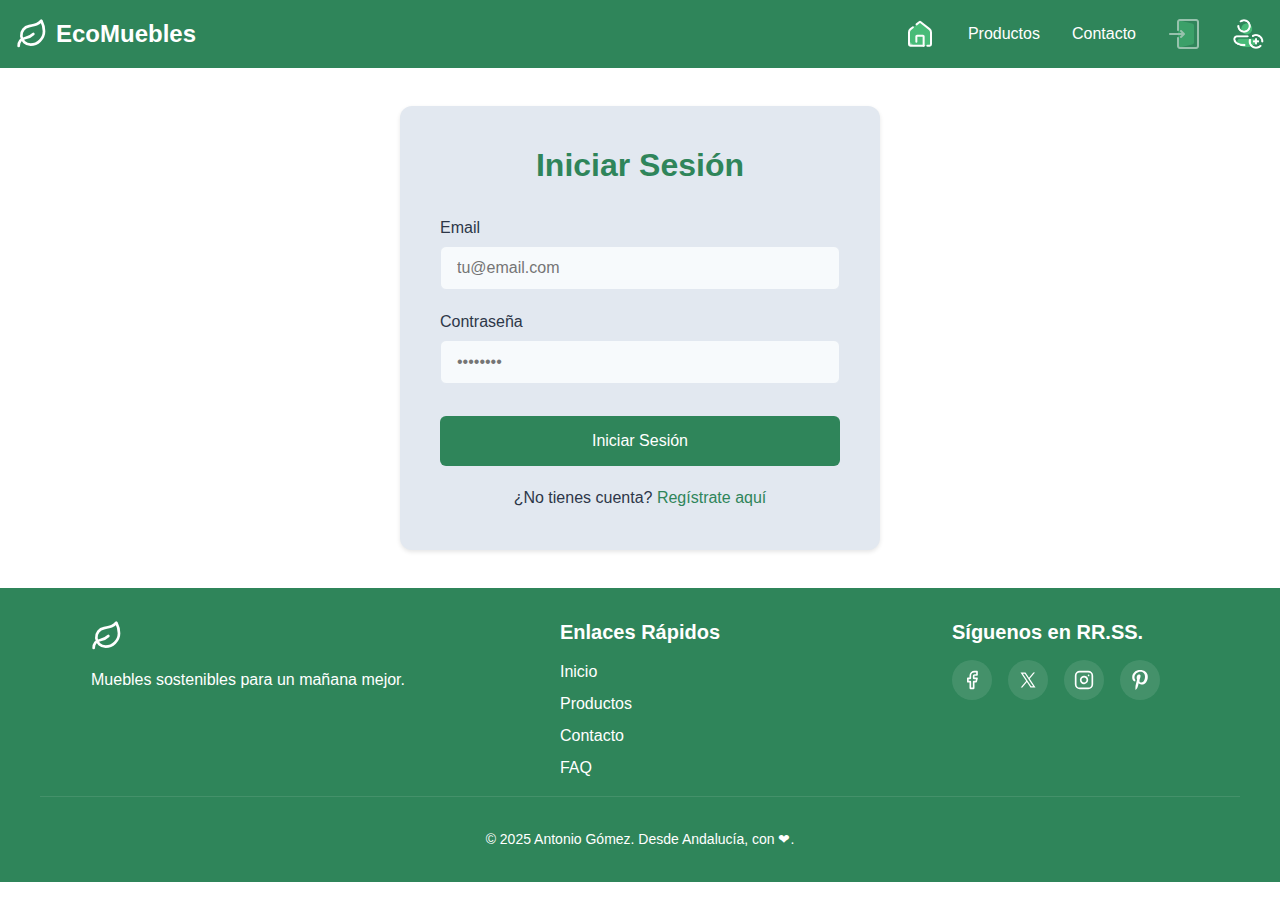
<file: html/profile.html>
<!DOCTYPE html>
<html lang="es">

<head>
  <meta charset="UTF-8" />
  <meta name="viewport" content="width=device-width, initial-scale=1.0" />
  <title>Mi Perfil - EcoMuebles</title>
  <link rel="stylesheet" href="../css/global.css" />
  <link rel="stylesheet" href="../css/profile.css" />
  <link rel="stylesheet" href="../css/mediaQueris.css" />
  <link rel="icon" type="image/svg+xml" href="../img/logo-hoja.svg" />
  <script type="module" defer src="../js/profile.js"></script>

</head>

<body>
  <header class="header">
    <nav class="nav">
      <a href="../index.html" class="nav__logo">
        <img src="../img/logo-hoja.svg" alt="EcoMuebles Logo" class="nav__logo-icon" />
        <span class="nav__logo-text">EcoMuebles</span>
      </a>
      <input type="checkbox" id="nav-toggle" class="nav__toggle" />
      <label for="nav-toggle" class="nav__toggle-label" aria-label="Abrir menú de navegación">
        <span></span>
      </label>
      <ul class="nav__menu">
        <li class="nav__item nav-home">
          <a href="../index.html" class="nav__link">
            <img src="../img/logo-home.svg" alt="inicio" class="cart-icon" />
          </a>
        </li>
        <li class="nav__item nav-products">
          <a href="./products.html" class="nav__link">Productos</a>
        </li>
        <li class="nav__item nav-wishlist" style="display: none;">
          <a href="./wishList.html" class="nav__link">Lista de Deseos</a>
        </li>
        <li class="nav__item nav-cart" style="display: none;">
          <a href="../html/shooping-cart.html" class="nav__link cart-container">
            <img src="../img/logo-carrito-ok.png" alt="Carrito" class="cart-icon" />
            <span class="cart-counter" id="cart-counter"></span>
          </a>
        </li>
        <li class="nav__item nav-blog">
          <a href="./blog.html" class="nav__link">Blog</a>
        </li>
        <li class="nav__item nav-contact">
          <a href="./contact.html" class="nav__link">Contacto</a>
        </li>
        <li class="nav__item nav-profile" style="display: none;">
          <a href="./profile.html" class="nav__link nav__link--active">
            <img src="../img/logo-profile.png" alt="profile" class="profile-icon profile-icon__active" />
          </a>
        </li>
        <li class="nav__item nav-logout" style="display: none;">
          <a href="#" class="nav__link">
            <img src="../img/logo-cerrar.png" alt="log-out" class="log-out-icon" />
          </a>
        </li>
        <li class="nav__item nav-login" style="display: none;">
          <a href="./login.html" class="nav__link">Login / Registro</a>
        </li>
      </ul>

    </nav>
  </header>

  <main class="profile-main">
    <section class="profile-header">
      <div class="profile-cover">
        <h2 class="profile-title">Esto sabemos de tí</h2>
      </div>
      <div class="profile-info">
        <div class="profile-avatar">
          <img src="../img/jugador.webp" alt="Foto de perfil" />
        </div>
        <div class="profile-details">
          <h1></h1>
          <p>Cliente Premium desde 2023</p>
        </div>
      </div>
    </section>

    <section class="profile-content">
      <div class="shopping-info">
        <a href="#order">Mis pedidos</a>
        <a href="wishList.html">Lista de Deseos</a>
      </div>

      <div class="profile-sections">
        <article id="datos" class="profile-section">
          <div class="section-header">
            <h2>Datos Personales</h2>
            <div class="edit-pencil">
              <img src="../img/icono-lapiz-editar.svg" alt="Editar" />
            </div>
          </div>
          <div class="profile-form">
            <div class="form-group">
              <label for="nombre-apellidos">Nombre y Apellidos</label>
              <input type="text" id="nombre-apellidos" value="" disabled />
            </div>
            <div class="form-group">
              <label for="email">Email</label>
              <input type="email" id="email" value="" disabled />
            </div>
            <div class="form-group">
              <label for="telefono">Teléfono</label>
              <input type="tel" id="telefono" value="" disabled />
            </div>
            <div class="form-group">
              <label for="fecha-nacimiento">Fecha de nacimiento</label>
              <input type="date" id="fecha-nacimiento" value="" disabled />
            </div>
          </div>
        </article>

        <article id="order" class="profile-section">
          <h2>Mis pedidos</h2>
          <div class="orders-list">
            <!-- El historial de pedidos carga dinámicamente desde JS -->
          </div>
        </article>
      </div>
    </section>
  </main>

  <footer class="footer">
    <div class="footer__content">
      <div class="footer__brand">
        <img src="../img/logo-hoja.svg" alt="EcoMuebles Logo" class="footer__logo" />
        <p class="footer__tagline">
          Muebles sostenibles para un mañana mejor.
        </p>
      </div>

      <div class="footer__links">
        <h3 class="footer__title">Enlaces Rápidos</h3>
        <ul class="footer__menu">
          <li><a href="../index.html">Inicio</a></li>
          <li><a href="./products.html">Productos</a></li>
          <li><a href="./contact.html">Contacto</a></li>
          <li><a href="./faq.html">FAQ</a></li>
        </ul>
      </div>

      <div class="footer__social">
        <h3 class="footer__title">Síguenos en RR.SS.</h3>
        <div class="footer__social-icons">
          <a href="#" aria-label="Facebook">
            <img src="../img/logo-facebook.svg" alt="logo facebook" />
          </a>
          <a href="#" aria-label="X">
            <img src="../img/logo-x.svg" alt="logo x" />
          </a>
          <a href="#" aria-label="Instagram">
            <img src="../img/logo-instagram.svg" alt="logo instagram" />
          </a>
          <a href="#" aria-label="Pinterest">
            <img src="../img/logo-pinterest.svg" alt="logo pinterest" />
          </a>
        </div>
      </div>
    </div>
    <div class="footer__bottom">
      <p>&copy; 2025 Antonio Gómez. Desde Andalucía, con ❤.</p>
    </div>
  </footer>

</body>

</html>
</file>
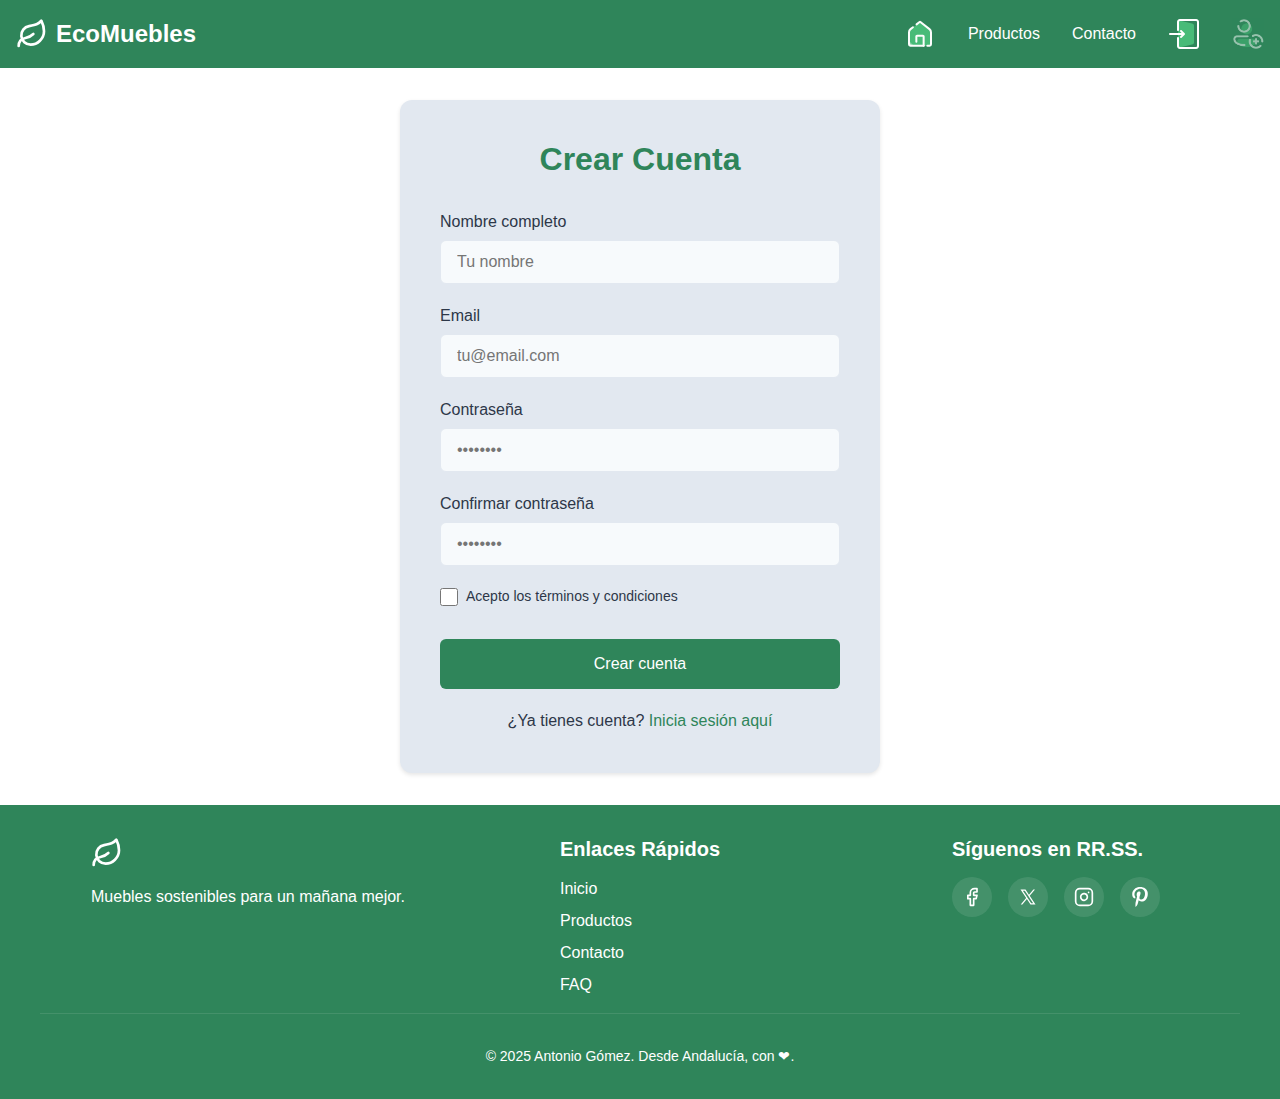
<file: html/register.html>
<!DOCTYPE html>
<html lang="es">
  <head>
    <meta charset="UTF-8" />
    <meta name="viewport" content="width=device-width, initial-scale=1.0" />
    <title>EcoMuebles - Registro</title>
    <link rel="stylesheet" href="../css/global.css" />
    <link rel="stylesheet" href="../css/login.css" />
    <link rel="stylesheet" href="../css/mediaQueris.css" />
    <link rel="icon" type="image/svg+xml" href="../img/logo-hoja.svg" />
  </head>

  <body>
    <header class="header">
      <nav class="nav">
        <a href="../index.html" class="nav__logo">
          <img src="../img/logo-hoja.svg" alt="EcoMuebles Logo" class="nav__logo-icon" />
          <span class="nav__logo-text">EcoMuebles</span>
        </a>
        <input type="checkbox" id="nav-toggle" class="nav__toggle" />
        <label for="nav-toggle" class="nav__toggle-label">
          <span></span>
        </label>
        <ul class="nav__menu">
          <li class="nav__item">
            <a href="../index.html" class="nav__link">
              <img src="../img/logo-home.svg" alt="inicio" class="cart-icon" /></a>
          </li>
          <li class="nav__item">
            <a href="./products.html" class="nav__link">Productos</a>
          </li>
          <li class="nav__item">
            <a href="./contact.html" class="nav__link">Contacto</a>
          </li>
          <li class="nav__item">
            <a href="./login.html" class="nav__link">
              <img src="../img/log-in.png" alt="log-in" class="log-in-icon"/></a>
          </li>
          <li class="nav__item">
            <a href="./register.html" class="nav__link">
              <img src="../img/logo-registro.png" alt="register" class="register-icon register-icon_active"/></a>
          </li>
        </ul>
      </nav>
    </header>

    <main class="auth-main">
      <div class="auth-container">
        <h1 class="auth-title">Crear Cuenta</h1>
        <form class="auth-form">
          <div class="login-form-group">
            <label for="nombre">Nombre completo</label>
            <input type="text" id="nombre" required class="auth-input" placeholder="Tu nombre">
          </div>
          <div class="login-form-group">
            <label for="email">Email</label>
            <input type="email" id="email" required class="auth-input" placeholder="tu@email.com">
          </div>
          <div class="login-form-group">
            <label for="password">Contraseña</label>
            <input type="password" id="password" required class="auth-input" placeholder="••••••••">
          </div>
          <div class="login-form-group">
            <label for="confirm-password">Confirmar contraseña</label>
            <input type="password" id="confirm-password" required class="auth-input" placeholder="••••••••">
          </div>
          <div class="login-form-group checkbox-group">
            <input type="checkbox" id="terms" required>
            <label for="terms">Acepto los términos y condiciones</label>
          </div>
          <button type="submit" class="button button--primary">Crear cuenta</button>
        </form>
        <p class="auth-redirect">
          ¿Ya tienes cuenta? <a href="login.html">Inicia sesión aquí</a>
        </p>
      </div>
    </main>

    <footer class="footer">
      <div class="footer__content">
        <div class="footer__brand">
          <img src="../img/logo-hoja.svg" alt="EcoMuebles Logo" class="footer__logo" />
          <p class="footer__tagline">
            Muebles sostenibles para un mañana mejor.
          </p>
        </div>
  
        <div class="footer__links">
          <h3 class="footer__title">Enlaces Rápidos</h3>
          <ul class="footer__menu">
            <li><a href="../index.html">Inicio</a></li>
            <li><a href="./products.html">Productos</a></li>
            <li><a href="./contact.html">Contacto</a></li>
            <li><a href="./faq.html">FAQ</a></li>
          </ul>
        </div>
  
        <div class="footer__social">
          <h3 class="footer__title">Síguenos en RR.SS.</h3>
          <div class="footer__social-icons">
            <a href="#" aria-label="Facebook">
              <img src="../img/logo-facebook.svg" alt="logo facebook" />
            </a>
            <a href="#" aria-label="X">
              <img src="../img/logo-x.svg" alt="logo x" />
            </a>
            <a href="#" aria-label="Instagram">
              <img src="../img/logo-instagram.svg" alt="logo instagram" />
            </a>
            <a href="#" aria-label="Pinterest">
              <img src="../img/logo-pinterest.svg" alt="logo pinterest" />
            </a>
          </div>
        </div>
      </div>
      <div class="footer__bottom">
        <p>&copy; 2025 Antonio Gómez. Desde Andalucía, con ❤.</p>
      </div>
    </footer>
    
    <script type="module" src="../js/auth.js"></script>
  </body>
</html>
</file>
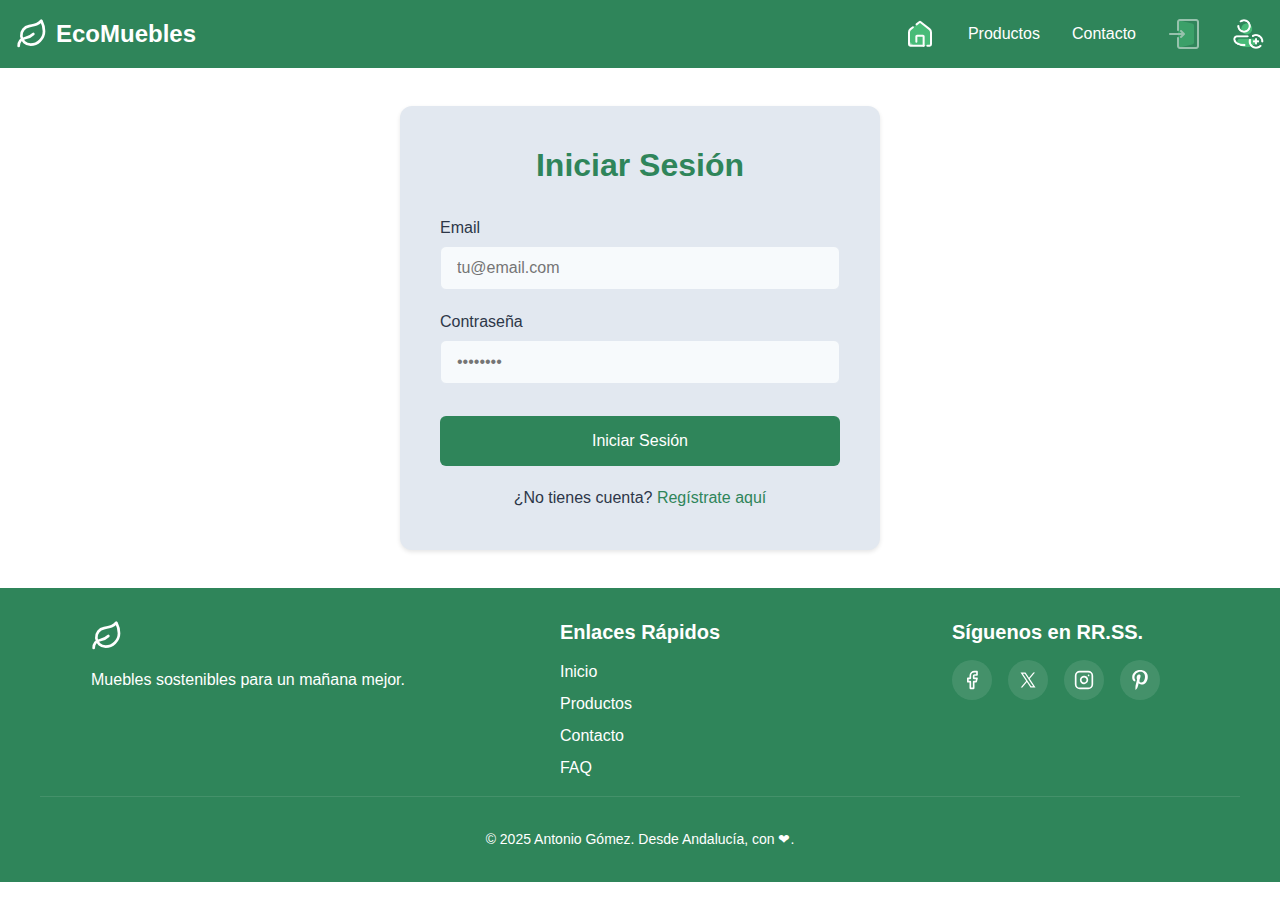
<file: html/shooping-cart.html>
<!DOCTYPE html>
<html lang="es">

<head>
  <meta charset="UTF-8" />
  <meta name="viewport" content="width=device-width, initial-scale=1.0" />
  <title>Carrito - EcoMuebles</title>
  <link rel="stylesheet" href="../css/global.css" />
  <link rel="stylesheet" href="../css/shooping-cart.css" />
  <link rel="stylesheet" href="../css/mediaQueris.css" />
  <link rel="icon" type="image/svg+xml" href="../img/logo-hoja.svg" />
  <script type="module" defer src="../js/cart.js"></script>
  <script type="module" defer src="../js/auth.js"></script>
</head>

<body>
  <header class="header">
    <nav class="nav">
      <a href="../index.html" class="nav__logo">
        <img src="../img/logo-hoja.svg" alt="EcoMuebles Logo" class="nav__logo-icon" />
        <span class="nav__logo-text">EcoMuebles</span>
      </a>
      <input type="checkbox" id="nav-toggle" class="nav__toggle" />
      <label for="nav-toggle" class="nav__toggle-label">
        <span></span>
      </label>
      <ul class="nav__menu">
        <li class="nav__item nav-home">
          <a href="../index.html" class="nav__link">
            <img src="../img/logo-home.svg" alt="inicio" class="cart-icon" />
          </a>
        </li>
        <li class="nav__item nav-products">
          <a href="./products.html" class="nav__link">Productos</a>
        </li>
        <li class="nav__item nav-wishlist" style="display: none;">
          <a href="./wishList.html" class="nav__link">Lista de Deseos</a>
        </li>
        <li class="nav__item nav-cart" style="display: none;">
          <a href="../html/shooping-cart.html" class="nav__link cart-container  cart-icon__active">
            <img src="../img/logo-carrito-ok.png" alt="Carrito" class="cart-icon" />
            <span class="cart-counter" id="cart-counter"></span>
          </a>
        </li>
        <li class="nav__item nav-blog">
          <a href="./blog.html" class="nav__link">Blog</a>
        </li>
        <li class="nav__item nav-contact">
          <a href="./contact.html" class="nav__link">Contacto</a>
        </li>
        <li class="nav__item nav-profile" style="display: none;">
          <a href="./profile.html" class="nav__link">
            <img src="../img/logo-profile.png" alt="profile" class="profile-icon" />
          </a>
        </li>
        <li class="nav__item nav-logout" style="display: none;">
          <a href="#" class="nav__link">
            <img src="../img/logo-cerrar.png" alt="log-out" class="log-out-icon" />
          </a>
        </li>
        <li class="nav__item nav-login" style="display: none;">
          <a href="./login.html" class="nav__link">Login / Registro</a>
        </li>
      </ul>
    </nav>
  </header>

  <main>
    <section class="page-header">
      <h1 class="page-header__title">Tu Carrito</h1>
      <p class="page-header__text">Revisa tu pedido</p>
    </section>

    <section class="cart">
      <div class="cart__items">
        <!-- El contenido del carrito se cargará dinámicamente desde JavaScript -->
      </div>

      <div class="cart__summary">
        <h2 class="cart__summary-title">Resumen del Pedido</h2>
        <div class="cart__summary-row">
          <span>Subtotal</span>
          <span class="subtotal">0€</span>
        </div>
        <div class="cart__summary-row">
          <span>Envío</span>
          <span class="shipping">Gratis</span>
        </div>
        <div class="cart__summary-row cart__summary-row--total">
          <span>Total</span>
          <span>0€</span>
        </div>
        <button class="button button--primary cart__checkout">
          Realizar Pedido
        </button>
        <a href="products.html" class="button button--secondary cart__continue">Seguir comprando</a>
      </div>
    </section>
  </main>

  <footer class="footer">
    <div class="footer__content">
      <div class="footer__brand">
        <img src="../img/logo-hoja.svg" alt="EcoMuebles Logo" class="footer__logo" />
        <p class="footer__tagline">
          Muebles sostenibles para un mañana mejor.
        </p>
      </div>

      <div class="footer__links">
        <h3 class="footer__title">Enlaces Rápidos</h3>
        <ul class="footer__menu">
          <li><a href="../index.html">Inicio</a></li>
          <li><a href="./products.html">Productos</a></li>
          <li><a href="./contact.html">Contacto</a></li>
          <li><a href="./faq.html">FAQ</a></li>
        </ul>
      </div>

      <div class="footer__social">
        <h3 class="footer__title">Síguenos en RR.SS.</h3>
        <div class="footer__social-icons">
          <a href="#" aria-label="Facebook">
            <img src="../img/logo-facebook.svg" alt="logo facebook" />
          </a>
          <a href="#" aria-label="X">
            <img src="../img/logo-x.svg" alt="logo x" />
          </a>
          <a href="#" aria-label="Instagram">
            <img src="../img/logo-instagram.svg" alt="logo instagram" />
          </a>
          <a href="#" aria-label="Pinterest">
            <img src="../img/logo-pinterest.svg" alt="logo pinterest" />
          </a>
        </div>
      </div>
    </div>
    <div class="footer__bottom">
      <p>&copy; 2025 Antonio Gómez. Desde Andalucía, con ❤.</p>
    </div>
  </footer>

</body>

</html>
</file>
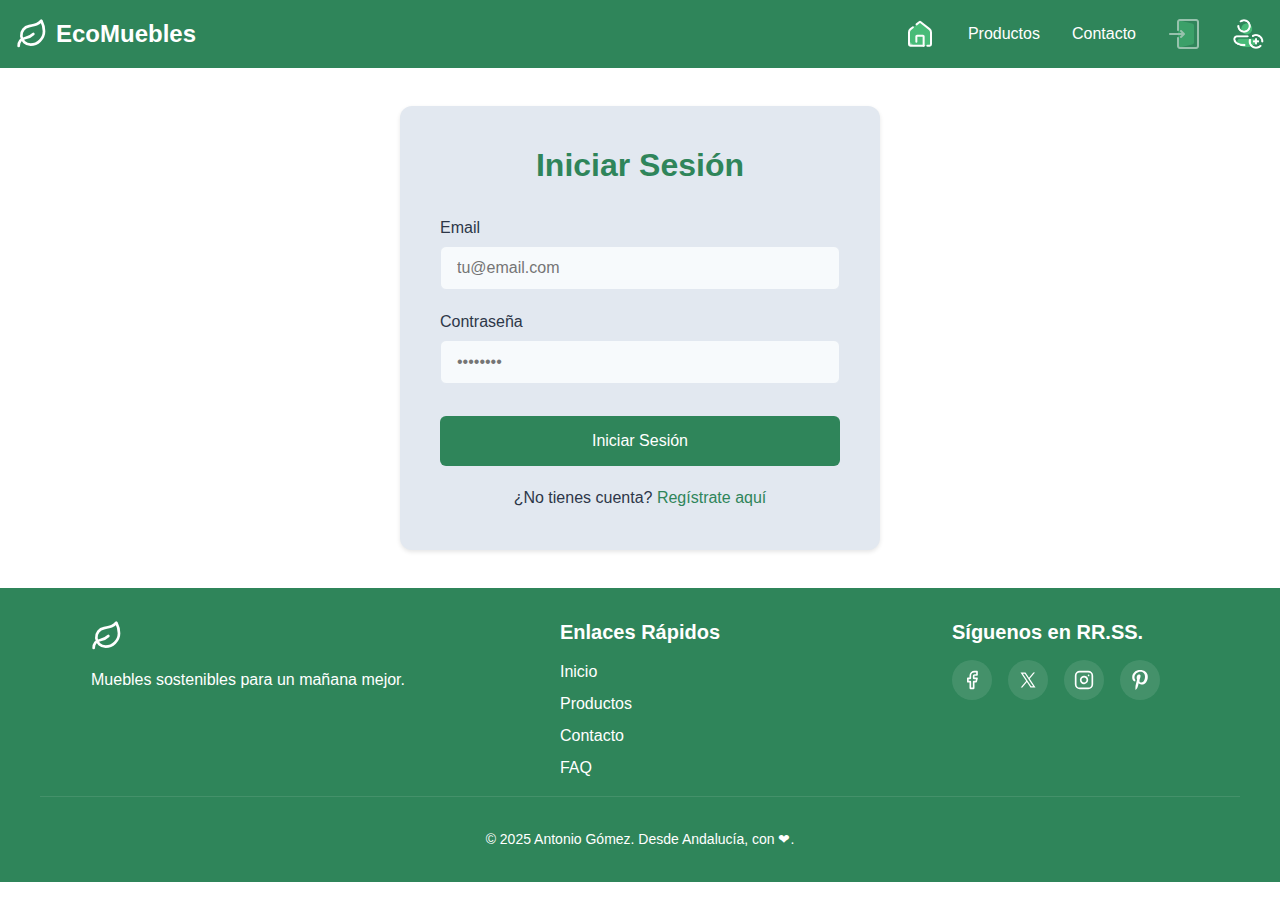
<file: html/wishList.html>
<!DOCTYPE html>
<html lang="es">
<head>
  <meta charset="UTF-8" />
  <meta name="viewport" content="width=device-width, initial-scale=1.0" />
  <title>Lista de Deseos - EcoMuebles</title>
  <link rel="stylesheet" href="../css/global.css" />
  <link rel="stylesheet" href="../css/wishList.css" />
  <link rel="stylesheet" href="../css/mediaQueris.css" />
  <link rel="icon" type="image/svg+xml" href="../img/logo-hoja.svg" />
  <script defer type="module" src="../js/wishlist.js"></script>
  <script defer type="module" src="../js/app.js"></script>
  <script defer type="module" src="../js/auth.js"></script>

</head>

<body>
  <header class="header">
    <nav class="nav">
      <a href="../index.html" class="nav__logo">
        <img src="../img/logo-hoja.svg" alt="EcoMuebles Logo" class="nav__logo-icon" />
        <span class="nav__logo-text">EcoMuebles</span>
      </a>
      <input type="checkbox" id="nav-toggle" class="nav__toggle" />
      <label for="nav-toggle" class="nav__toggle-label">
        <span></span>
      </label>
      <ul class="nav__menu">
        <li class="nav__item nav-home">
          <a href="../index.html" class="nav__link">
            <img src="../img/logo-home.svg" alt="inicio" class="cart-icon" />
          </a>
        </li>
        <li class="nav__item nav-products">
          <a href="./products.html" class="nav__link ">Productos</a>
        </li>
        <li class="nav__item nav-wishlist" style="display: none;">
          <a href="./wishList.html" class="nav__link nav__link--active">Lista de Deseos</a>
        </li>
        <li class="nav__item nav-cart" style="display: none;">
          <a href="../html/shooping-cart.html" class="nav__link cart-container">
            <img src="../img/logo-carrito-ok.png" alt="Carrito" class="cart-icon" />
            <span class="cart-counter" id="cart-counter"></span>
          </a>
        </li>
        <li class="nav__item nav-blog">
          <a href="./blog.html" class="nav__link">Blog</a>
        </li>
        <li class="nav__item nav-contact">
          <a href="./contact.html" class="nav__link">Contacto</a>
        </li>
        <li class="nav__item nav-profile" style="display: none;">
          <a href="./profile.html" class="nav__link">
            <img src="../img/logo-profile.png" alt="profile" class="profile-icon" />
          </a>
        </li>
        <li class="nav__item nav-logout" style="display: none;">
          <a href="#" class="nav__link">
            <img src="../img/logo-cerrar.png" alt="log-out" class="log-out-icon" />
          </a>
        </li>
        <li class="nav__item nav-login" style="display: none;">
          <a href="./login.html" class="nav__link">Login / Registro</a>
        </li>
      </ul>
    </nav>
  </header>

  <main>
    <section class="page-header">
      <h1 class="page-header__title">Lista de Deseos</h1>
      <p class="page-header__text">Productos que te han encantado</p>
    </section>

    <section class="favorites">
      <div class="favorites__grid">
        <!-- El contenido de la lista de deseos se cargará dinámicamente desde JavaScript -->
      </div>
    </section>
  </main>

  <footer class="footer">
    <div class="footer__content">
      <div class="footer__brand">
        <img src="../img/logo-hoja.svg" alt="EcoMuebles Logo" class="footer__logo" />
        <p class="footer__tagline">
          Muebles sostenibles para un mañana mejor.
        </p>
      </div>

      <div class="footer__links">
        <h3 class="footer__title">Enlaces Rápidos</h3>
        <ul class="footer__menu">
          <li><a href="../index.html">Inicio</a></li>
          <li><a href="./products.html">Productos</a></li>
          <li><a href="./contact.html">Contacto</a></li>
          <li><a href="./faq.html">FAQ</a></li>
        </ul>
      </div>

      <div class="footer__social">
        <h3 class="footer__title">Síguenos en RR.SS.</h3>
        <div class="footer__social-icons">
          <a href="#" aria-label="Facebook">
            <img src="../img/logo-facebook.svg" alt="logo facebook" />
          </a>
          <a href="#" aria-label="X">
            <img src="../img/logo-x.svg" alt="logo x" />
          </a>
          <a href="#" aria-label="Instagram">
            <img src="../img/logo-instagram.svg" alt="logo instagram" />
          </a>
          <a href="#" aria-label="Pinterest">
            <img src="../img/logo-pinterest.svg" alt="logo pinterest" />
          </a>
        </div>
      </div>
    </div>
    <div class="footer__bottom">
      <p>&copy; 2025 Antonio Gómez. Desde Andalucía, con ❤.</p>
    </div>
  </footer>

</body>

</html>
</file>
<file: css/global.css>
/*! -> Estilos Base */
:root {
  --color-primary: #2f855a;
  --color-primary-dark: #276749;
  --color-primary-light: #48bb78;
  --color-text: #2d3748;
  --color-text-light: #718096;
  --color-background: #ffffff;
  --color-background-alt: #f7fafc;
  --color-background-alt-dark: #e2e8f0;
  --shadow-sm: 0 1px 2px 0 rgba(0, 0, 0, 0.05);
  --shadow-md: 0 4px 6px -1px rgba(0, 0, 0, 0.1);
  --shadow-lg: 0 10px 15px -3px rgba(0, 0, 0, 0.1);
}

/*!-> Reset */
* {
  margin: 0;
  padding: 0;
  box-sizing: border-box;
}

body {
  font-family: -apple-system, BlinkMacSystemFont, "Segoe UI", Roboto,
    "Helvetica Neue", Arial, sans-serif;
  line-height: 1.5;
  color: var(--color-text);
}

img {
  max-width: 100%;
  height: auto;
}

h1,
h2,
h3,
h4,
h5,
h6 {
  line-height: 1.2;
  margin-bottom: 0.5em;
}

/*!-> Barra Navegación */
.header {
  background-color: var(--color-primary);
  position: sticky;
  top: 0;
  z-index: 100;
}

.nav {
  max-width: 100vw;
  padding: 1rem;
  display: flex;
  justify-content: space-between;
  align-items: center;
}

.nav__logo {
  display: flex;
  align-items: center;
  gap: 0.5rem;
  color: var(--color-background);
  text-decoration: none;
}

.nav__logo-icon {
  width: 2rem;
  height: 2rem;
  filter: brightness(0) invert(1);
}

.nav__logo-text {
  font-size: 1.5rem;
  font-weight: bold;
}

.cart-icon,
.register-icon,
.log-in-icon,
.log-out-icon,
.profile-icon {
  width: 2rem;
  height: 2rem;
  vertical-align: middle;
  transition: all 0.3s ease;
}

.cart-icon:hover,
.register-icon:hover,
.log-out-icon:hover,
.log-in-icon:hover,
.profile-icon:hover {
  opacity: 0.6;
}

.cart-icon__active,
.register-icon_active,
.log-in-icon__active,
.log-out-icon__active,
.profile-icon__active {
  opacity: 0.5;
}

.cart-container {
  position: relative;
}

.cart-counter {
  position: absolute;
  top: -7px;
  right: -10px;
  background-color: #ff5a5f;
  color: white;
  font-size: 0.75rem;
  font-weight: bold;
  padding: 2px 6px;
  border-radius: 50%;
  display: inline-block;
  min-width: 20px;
  text-align: center;
}

.nav__toggle {
  display: none;
}

.nav__toggle-label {
  display: block;
  position: relative;
  width: 30px;
  height: 21px;
  cursor: pointer;
  transition: all 0.3s ease;
}

.nav__toggle-label:hover {
  transform: scale(1.2);
}

.nav__toggle-label span,
.nav__toggle-label span::before,
.nav__toggle-label span::after {
  position: absolute;
  width: 100%;
  height: 3px;
  background: white;
  transition: all 0.3s ease;
}

.nav__toggle-label span {
  top: 9px;
}

.nav__toggle-label span::before,
.nav__toggle-label span::after {
  content: "";
}

.nav__toggle-label span::before {
  top: -9px;
}

.nav__toggle-label span::after {
  bottom: -9px;
}

.nav__toggle:checked + .nav__toggle-label span {
  background: transparent;
}

.nav__toggle:checked + .nav__toggle-label span::before {
  transform: rotate(45deg);
  top: 0;
}

.nav__toggle:checked + .nav__toggle-label span::after {
  transform: rotate(-45deg);
  bottom: 0;
}

.nav__menu {
  display: none;
  position: absolute;
  top: 100%;
  left: 0;
  right: 0;
  background: var(--color-primary);
  padding: 1rem;
  flex-direction: column;
  gap: 1rem;
  list-style: none;
  align-items: center;
  text-align: center;
}

.nav__toggle:checked ~ .nav__menu {
  display: flex;
  justify-content: center;
}

.nav__link {
  color: white;
  text-decoration: none;
  font-weight: 500;
  transition: color 0.3s ease;
}

.nav__link:hover {
  color: var(--color-primary-light);
}

.nav__link--active {
  color: var(--color-primary-light);
}

/*!-> Footer */
.footer {
  background: var(--color-primary);
  color: white;
  padding: 2rem 1rem 2rem;
}

.footer__content {
  max-width: 1200px;
  margin: 0 auto;
  display: grid;
  grid-template-columns: repeat(auto-fit, minmax(250px, 1fr));
  gap: 1.5rem;
  justify-items: center;
}

.footer__brand {
  display: flex;
  flex-direction: column;
  gap: 1rem;
}

.footer__links {
  flex-direction: column;
}

.footer__logo {
  width: 2rem;
  height: 2rem;
  filter: brightness(0) invert(1);
}

.footer__title {
  margin-bottom: 1rem;
  font-size: 1.25rem;
}

.footer__menu {
  list-style: none;
  display: flex;
  flex-direction: column;
  gap: 0.5rem;
}

.footer__menu a {
  color: white;
  text-decoration: none;
  transition: color 0.3s ease;
}

.footer__menu a:hover {
  color: var(--color-primary-light);
}

.footer__social {
  display: flex;
  flex-direction: column;
  align-items: center;
  text-align: center;
}

.footer__social-icons {
  display: flex;
  gap: 1rem;
}

.footer__social-icons a {
  display: flex;
  align-items: center;
  justify-content: center;
  width: 2.5rem;
  height: 2.5rem;
  background: rgba(255, 255, 255, 0.1);
  border-radius: 50%;
  transition: all 0.2s ease-in-out;
}

.footer__social-icons a:hover {
  background: rgba(255, 255, 255, 0.2);
  transform: translateY(-7px);
}

.footer__social-icons a:active {
  transform: translateY(0);
}

.footer__social-icons img {
  width: 1.25rem;
  height: 1.25rem;
  filter: brightness(0) invert(1);
}

.footer__bottom {
  max-width: 1200px;
  margin: 0 auto;
  padding-top: 2rem;
  margin-top: 2rem;
  border-top: 1px solid rgba(255, 255, 255, 0.1);
  text-align: center;
  font-size: 0.875rem;
}

/*!-> Botones */
.button {
  display: flex;
  align-items: center;
  justify-content: center;
  padding: 0.75rem 1.5rem;
  border: none;
  border-radius: 0.375rem;
  font-weight: 500;
  text-decoration: none;
  cursor: pointer;
  width: 10rem;
  transition: all 0.2s ease-in-out;
}

.button:hover {
  transform: translateY(-7px);
  box-shadow: 0px 6px 12px black;
}

.button:active {
  transform: translateY(0);
  box-shadow: 0px 3px 8px rgba(0, 0, 0, 0.2);
}

.button--primary {
  background-color: var(--color-primary);
  color: white;
}

.detail {
  padding: 0.6rem 1.2rem;
}

.button--primary:hover {
  background-color: var(--color-primary-dark);
}

.button--secondary {
  background-color: var(--color-background-alt);
  color: var(--color-primary);
}

.button--secondary:hover {
  background-color: var(--color-background-alt-dark);
}

/*!-> Checkbox */
.checkbox {
  display: flex;
  align-items: center;
  gap: 0.5rem;
  cursor: pointer;
}

.checkbox input {
  width: 1rem;
  height: 1rem;
}

/*!-> Animaciones */
@keyframes fadeInUp {
  from {
    opacity: 0;
    transform: translateY(20px);
  }
  to {
    opacity: 1;
    transform: translateY(0);
  }
}

@keyframes fadeInDown {
  from {
    opacity: 0;
    transform: translateY(-10px);
  }
  to {
    opacity: 1;
    transform: translateY(0px);
  }
}
</file>
<file: css/index.css>
/*!-> Sección Ppal. */
.hero {
  height: 90vh;
  background-image: linear-gradient(rgba(0, 0, 0, 0.5), rgba(0, 0, 0, 0.5)),
    url("../img/hero-img.webp");
  background-size: cover;
  background-position: center;
  display: flex;
  align-items: center;
  padding: 2rem;
}

.hero__content {
  max-width: 1200px;
  margin: 0 auto;
  color: white;
}

.hero__title {
  font-size: 2rem;
  margin-bottom: 1rem;
  animation: fadeInUp 1s ease-out;
}

.hero__text {
  font-size: 1.25rem;
  max-width: 600px;
  margin-bottom: 2rem;
  animation: fadeInUp 1s ease-out 0.2s backwards;
}

/*!-> Sección Carácterísticas/Features */
.features {
  padding: 2rem 1rem;
  background-color: var(--color-background-alt);
}

.section-title {
  text-align: center;
  font-size: 2rem;
  margin-bottom: 2rem;
}

.section-news {
  margin-bottom: 1rem;
}

.features__grid {
  display: grid;
  max-width: 1200px;
  margin: 0 auto;
  grid-template-columns: 1fr;
  gap: 1rem;
}

.feature-card {
  background: white;
  border-radius: 0.5rem;
  overflow: hidden;
  box-shadow: var(--shadow-md);
  transition: transform 0.3s ease, box-shadow 0.3s ease;
}

.feature-card:hover {
  transform: translateY(-5px);
  box-shadow: var(--shadow-lg);
}

.feature-card__image {
  width: 100%;
  height: 200px;
  object-fit: cover;
}

.feature-card__content {
  padding: 1.5rem;
}

.feature-card__title {
  font-size: 1.25rem;
  margin-bottom: 0.5rem;
}

/*!-> Sección del Boletín/Newsletter */
.newsletter {
  background: var(--color-primary);
  color: white;
  padding: 1rem 1rem;
}

.newsletter__content {
  max-width: 600px;
  margin: 0 auto;
  text-align: center;
}

.section-title--light {
  color: white;
}

.newsletter__text {
  margin-bottom: 1rem;
}

.newsletter__form {
  display: flex;
  flex-direction: column;
  align-items: center;
  gap: 1rem;
}

.newsletter__input {
  flex-grow: 1;
  width: 80%;
  padding: 0.75rem;
  border: none;
  border-radius: 0.375rem;
}

.newsletter__input:focus{
  outline-color: var(--color-primary-light);
}

.newsletter button {
  width: 7rem;
}
</file>
<file: css/mediaQueris.css>
/*! -> Media Queries */
/** -> Tablet */
@media (min-width: 700px) {
  .hero__title {
    font-size: 3rem;
  }

  .newsletter__form {
    flex-direction: row;
  }

  .contact__content {
    grid-template-columns: 3fr 1fr;
  }

  .contact__detail {
    flex-direction: column;
    gap: 0rem;
  }

  .products {
    grid-template-columns: 250px 1fr;
    max-width: 90%;
    margin: 0 auto;
  }

  .products__grid {
    grid-template-columns: repeat(2, 1fr);
    gap: 1.5rem;
  }
  
  .product-card__title {
    font-size: 1.1rem;
  }
  
  .detail {
    width: 8rem;
    font-size: 1rem;
  }
  
  .pagination-container {
    grid-column: 2;
    justify-content: center;
  }
  
  .pagination {
    flex-direction: row;
    align-items: center;
    justify-content: center;
    max-width: 100%;
    gap: 1rem;
  }
  
  .pagination__button {
    width: auto;
    padding: 0.5rem 1rem;
  }
  
  .btn-filter {
    width: 5.5rem;
    font-size: 1rem;
  }

  .favorites {
    max-width: 90%;
    margin: 0 auto;
  }

  .favorites__grid {
    grid-template-columns: repeat(2, 1fr);
    gap: 1.5rem;
  }
  
  .favorite-card__title {
    font-size: 1.1rem;
  }

  .features__grid {
    grid-template-columns: repeat(auto-fit, minmax(50%, 1fr));
  }

  .features__grid article:last-child {
    grid-column: 1 / 3;
    justify-self: center;
    width: 50%;
  }

  .product-detail__price {
    font-size: 1.5rem;
  }

  .product-detail__quantity-label {
    font-size: 1rem;
  }

  .product-detail__quantity-input {
    width: 80px;
    font-size: 1rem;
  }

  .product-detail__add-to-cart {
    font-size: 1rem;
    padding: 1rem 0.5rem;
    max-width: 14rem;
  }

  .cart {
    grid-template-columns: 2fr 1fr;
  }

  .cart-item__image {
    width: 90%;
    height: 200px;
  }

  .cart__continue {
    font-size: 0.73rem;
    font-weight: 600;
  }

  .profile-cover {
    height: 7.5rem;
  }

  .profile-avatar {
    width: 8rem;
    height: 8rem;
  }

  .profile-details h1 {
    font-size: 1.75rem;
    width: 100%;
  }

  .shopping-info {
    flex-direction: row;
    justify-content: space-around;
  }

  .section-header {
    flex-direction: row;
    justify-content: space-between;
    align-items: center;
  }

  .profile-form {
    grid-template-columns: repeat(2, 1fr);
  }

  .order-header {
    align-items: center;
  }

  .status{
    gap: 0.5rem;
  }

  .order-details {
    display: flex;
    gap: 1rem;
  }

  .order-date {
    display: flex;
    justify-content: center;
    align-items: center;
    gap: 0.5rem;
  }

  .date{
    font-size: 1rem;
  }

  .order-prize {
    gap: 0.5rem;
  }

  .order-content {
    flex-direction: column;
    align-items: center;
  }

  .order-content h3{
    font-size: 1rem;
  }

  .footer__content {
    display: grid;
    grid-template-columns: 1fr 1fr;
    grid-template-rows: auto auto;
    gap: 3rem;
  }

  .footer__brand {
    display: flex;
    grid-column: 1 / 2;
    grid-row: 1 / 2;
    justify-content: end;
    margin-left: 3rem;
  }

  .footer__links {
    grid-column: 2 / 3;
    grid-row: 1 / 2;
    align-items: start;
  }

  .footer__social {
    grid-column: 2 / 3;
    grid-row: 2 / 3;
    align-items: start;
  }

  .auth-main {
    min-height: calc(100vh - 70px - 280px);
    padding: 2rem;
  }

  .auth-container {
    padding: 2rem;
    max-width: 480px;
    margin: 0;
  }

  .auth-title {
    font-size: 1.75rem;
    margin-bottom: 2rem;
  }

  .auth-form {
    gap: 1.25rem;
  }

  .login-form-group label {
    font-size: 1rem;
  }

  .auth-input {
    padding: 0.75rem 1rem;
    font-size: 1rem;
  }

  .checkbox-group label {
    font-size: 0.875rem;
  }

  .auth-form .button {
    padding: 0.875rem;
    font-size: 1rem;
  }

  .auth-redirect {
    font-size: 1rem;
  }
}

/** -> Menú Hambuguesa hasta mas tarde*/
@media (min-width: 900px) {
  .nav__toggle-label {
    display: none;
  }

  .nav__menu {
    display: flex;
    position: static;
    flex-direction: row;
    gap: 2rem;
    padding: 0;
  }
}

/** -> Escritorio */
@media (min-width: 1024px) {
  .product-detail__images {
    flex-direction: row;
    align-items: stretch;
    justify-content: space-around;
  }

  .product-detail__main-image {
    height: 65vh;
    width: 80%;
    display: flex;
    align-items: center;
    justify-content: center;
  }

  .product-detail__image--main {
    object-fit: contain;
  }

/*   .product-detail__thumbnails {
    flex-direction: column;
    max-width: 6rem;
    height: 65vh;
    display: flex;
    justify-content: space-between;
    padding: 1rem 0.8rem;
  } */

  .profile-info {
    max-width: 1200px;
    flex-direction: row;
    align-items: flex-end;
    gap: 2rem;
    text-align: left;
  }

  .profile-avatar {
    width: 150px;
    height: 150px;
    margin-bottom: 0;
  }

  .profile-content {
    max-width: 1200px;
    margin: auto;
  }

  .profile-details {
    border-bottom: none;
  }

  .contact__detail {
    flex-direction: row;
    align-items: center;
    gap: 1rem;
  }

  .products__grid {
    grid-template-columns: repeat(auto-fill, minmax(250px, 1fr));
  }
  
  .pagination-container {
    grid-column: 1 / -1; 
    margin: 0 auto 0;
  }

  .favorites{
    max-width: 90%;      
  }

  .favorites__grid{
    grid-template-columns: repeat(auto-fill, minmax(250px, 1fr));
    gap: 2rem;
  }

  .features__grid {
    grid-template-columns: repeat(auto-fit, minmax(300px, 1fr));
  }

  .features__grid article:last-child {
    grid-column: auto;
    justify-self: auto;
    width: auto;
  }

  .order-content h3{
    font-size: 1rem;
  }

  .cart__continue {
    font-size: 1rem;
    font-weight: 500;
  }

  .footer__content {
    display: grid;
    grid-template-columns: repeat(3, 1fr);
    grid-template-rows: none;
    margin-bottom: 1rem;
  }

  .footer__brand {
    grid-column: 1 / 2;
    grid-row: 1 / 2;
    justify-content: start;
  }

  .footer__links {
    grid-column: 2 / 3;
    grid-row: 1 / 2;
  }

  .footer__social {
    grid-column: 3 / 4;
    grid-row: 1 / 2;
    align-items: flex-start;
  }

  .footer__bottom {
    margin-top: 0;
  }

  .auth-main {
    min-height: calc(100vh - 80px - 300px);
  }

  .auth-container {
    padding: 2.5rem;
  }

  .auth-title {
    font-size: 2rem;
  }

  .auth-form .button {
    padding: 1rem;
  }
}
</file>
<file: css/blog.css>
.page-header {
    background: linear-gradient(rgba(0, 0, 0, 0.5), rgba(0, 0, 0, 0.5)),
      url("../img/blog.webp");
    background-size: cover;
    background-position: center;
    padding: 4rem 1rem;
    text-align: center;
    color: white;
}
  
.page-header__title {
    font-size: 3rem;
    margin-bottom: 1rem;
    animation: fadeInUp 1s ease-out;
}
  
.page-header__text {
    animation: fadeInUp 1s ease-out;
}

.blog {
    max-width: 100vw;
    margin: 0 auto;
    padding: 2rem 1rem;
}

.blog__grid {
    display: grid;
    grid-template-columns: repeat(auto-fit, minmax(19rem, 22.8rem));
    gap: 2rem;
    justify-content: center;
}

.blog-card {
    background: var(--color-background-alt);
    border-radius: 0.5rem;
    overflow: hidden;
    box-shadow: var(--shadow-md);
    transition: transform 0.3s ease;
}

.blog-card:hover {
    transform: translateY(-5px);
}

.blog-card__image {
    width: 100%;
    height: 15rem;
    object-fit: cover;
}

.blog-card__content {
    padding: 1rem;
}

.blog-card__meta {
    display: flex;
    gap: 1rem;
    margin-bottom: 1rem;
    font-size: 0.83rem;
    color: var(--color-text-light);
}

.blog-card__title {
    font-size: 1.1rem;
    margin-bottom: 1rem;
}

.blog-card__excerpt {
    color: var(--color-text-light);
    margin-bottom: 1rem;
    line-height: 1.3;
}

.blog-card__link {
    color: var(--color-primary);
    text-decoration: none;
    font-weight: 500;
    display: flex;
    align-items: center;
    transition: color 0.3s ease;
}

.blog-card__link:hover {
    color: var(--color-primary-light);
}
</file>
<file: css/contact.css>
/*!-> Page Header */
.page-header {
  background: linear-gradient(rgba(0, 0, 0, 0.5), rgba(0, 0, 0, 0.5)),
    url("../img/contacto.webp");
  background-size: cover;
  background-position: center;
  padding: 4rem 1rem;
  text-align: center;
  color: white;
}

.page-header__title {
  font-size: 3rem;
  margin-bottom: 1rem;
  animation: fadeInUp 1s ease-out;
}

.page-header__text {
  animation: fadeInUp 1s ease-out;
}

/*!-> Contacto */
.contact {
  max-width: 1200px;
  margin: 0 auto;
  padding: 2rem 1rem;
}

.contact__content {
  display: grid;
  grid-template-columns: 1fr;
  gap: 1rem;
}

/*!-> Tarjeta de reseñas */ 
.contact__info {
  padding: 0.5rem;
  background: var(--color-background-alt-dark);
  border-radius: 0.5rem;
  height: fit-content;
  padding: 1rem;
}

.contact__title {
  margin-bottom: 1rem;
}

.contact__details {
  display: flex;
  flex-direction: column;
  justify-content: start;
  gap: 1rem;
  margin-top: 1rem;
}

.contact__detail {
  display: flex;
  align-items: center;
  gap: 1rem;
}

.contact__icon {
  width: 1.5rem;
  height: 1.5rem;
}

/*!-> Formulario de contacto*/
.contact-form {
  display: grid;
  background: var(--color-background-alt-dark);
  gap: 1.5rem;
  padding: 1rem;
  border-radius: 0.5rem;
}

.form-group {
  display: flex;
  flex-direction: column;
  gap: 0.5rem;
}

.form-label {
  font-weight: 500;
}

.form-input,
.form-select,
.form-textarea {
  padding: 0.75rem;
  border: 1px solid #e2e8f0;
  border-radius: 0.375rem;
  width: 100%;
  transition: border-color 0.3s ease;
  background-color: var(--color-background-alt);
}

.form-input:focus,
.form-select:focus,
.form-textarea:focus {
  outline-color: var(--color-primary-light);

}

.form-textarea {
  min-height: 150px;
  resize: vertical;
}

.submit-container {
  display: flex;
  align-items: center;
  margin-top: 10px;
}

.form-submit {
  width: 9rem;
}

/*! Botón/check de suscripción*/
.form-group-newsletter {
  display: flex;
  align-items: center;
  gap: 1rem;
}

.label-text {
  font-weight: 500;
  font-size: 1rem;
}

.switch-wrap {
  cursor: pointer;
  background: var(--color-background);
  padding: 0;
  width: 3.5rem;
  height: 1.7rem;
  border-radius: 0.7rem;
  position: relative;
  display: flex;
  align-items: center;
}

.switch-wrap input {
  position: absolute;
  opacity: 0;
  width: 0;
  height: 0;
}

.switch {
  width: 100%;
  height: 100%;
  display: grid;
  grid-template-columns: 0fr 1fr 1fr;
  transition: 0.2s;
  position: relative;
}

.switch::after {
  content: '';
  width: 1rem;
  height: 1rem;
  border-radius: 50%;
  background: var(--color-text);
  position: absolute;
  top: 50%;
  left: 0.2rem;
  transform: translateY(-50%);
  transition: 0.2s;
}

input:checked + .switch {
  grid-template-columns: 1fr 1fr 0fr;
}

input:checked + .switch::after {
  left: calc(100% - 1.2rem);
  background-color: var(--color-primary-light);
}
</file>
<file: css/detail.css>
/*!-> Sección Principal */
.product-detail__title {
  font-size: 1.5rem;
  font-weight: bold;
  margin-bottom: 1rem;
  text-align: center;
}
.product-detail {
  max-width: 1200px;
  margin: 0 auto;
  padding: 1rem;
  display: flex;
  flex-direction: column;
  align-items: center;
}

/*!-> Imágenes del Producto */
.product-detail__images {
  display: flex;
  flex-direction: column;
  gap: 1rem;
  align-items: center;
  width: 100%;
}

/** Contenedor de la imagen principal */
.product-detail__main-image {
  width: 90vw;
  height: 60vh;
  display: flex;
  justify-content: center;
  align-items: center;
}

/** Imagen principal */
.product-detail__image--main {
  width: 100%;
  height: 100%;
  object-fit: contain;
  border-radius: 0.5rem;
  box-shadow: var(--shadow-lg);
  background-color: var(--color-background-alt-dark);
  padding: 1rem;
}

/* Contenedor de las miniaturas 
.product-detail__thumbnails {
  display: flex;
  flex-direction: row;
  justify-content: space-between;
  gap: 0.5rem;
  width: 90vw;
  height: 13vh;
  background-color: var(--color-background-alt-dark);
  padding: 0.5rem;
  border-radius: 0.5rem;
  object-fit: contain;
}

 Miniaturas 
.product-detail__image--thumbnail {
  max-width: 18vw;
  height: auto;
  object-fit: cover;
  border-radius: 0.5rem;
  cursor: pointer;
  transition: transform 0.2s ease;
  box-shadow: var(--shadow-lg);
}

.product-detail__image--thumbnail:hover {
  transform: scale(1.1);
}*/

/*!-> Descripción del Producto */
.product-detail__description {
  margin-top: 2rem;
}

.product-detail__text {
  font-size: 1rem;
  line-height: 1.5;
  color: var(--color-text);
}

/*!-> Características del Producto */
.product-detail__features {
  display: grid;
  width: 100%;
  grid-template-columns: 1fr 1fr;
  align-items: start;
  margin-top: 1rem;
  gap: 1rem;
}

.product-detail__features-title {
  font-size: 1.5rem;
  font-weight: bold;
  margin-bottom: 0.5rem;
}

.product-detail__features-list {
  list-style-type: none;
}

.product-detail__feature-item {
  margin-bottom: 0.5rem;
}

/*!-> Contenedor de Precio y Cantidad */
.product-detail-container {
  display: flex;
  flex-direction: column;
  align-items: center;
  margin-bottom: 1rem;
}

.product-detail__price-title {
  font-size: 1.5rem;
  font-weight: bold;
  margin-bottom: 0.5rem;
}

.product-detail__price {
  font-size: 1.25rem;
  font-weight: bold;
  color: var(--color-primary);
}

.product-detail__quantity {
  display: flex;
  align-items: center;
  background-color: var(--color-background-alt-dark);
  padding: 0.3rem;
  border-radius: 0.5rem;
  margin-top: 1rem;
}

.product-detail__quantity-label {
  font-size: 0.875rem;
}

.product-detail__quantity-input {
  width: 4rem;
  padding: 0.5rem;
  margin-left: 0.2rem;
  font-size: 0.875rem;
  border: 1px solid var(--color-gray);
  border-radius: 0.25rem;
  text-align: center;
}

/*!-> Botón de Carrito*/
.button-cart{
  display: flex;
  justify-items: center;
  align-items: center;
  gap: 0.5rem;
}
.cart {
  grid-column: span 2;
  justify-self: center;
  width: 7rem;
}

.button-cart a {
  text-decoration: none;
}

.product-detail__add-to-cart:hover {
  background-color: var(--color-primary-dark);
}
.product-detail__add-to-cart {
  height: 2.8rem;
  width: 7rem;
  padding: 1rem;
}

.product-detail__add-to-cart img{
  height: 2rem;
}

/*!-> Estilos para el botón de wishlist */
.product-detail__wishlist-button {
  display: flex;
  align-items: center;
  gap: 0.5rem;
  width: fit-content;
  height: 2.8rem;
}

.wishlist-icon {
  width: 20px;
  height: 20px;
  transition: opacity 0.3s ease;
}

.wishlist-icon.hidden {
  opacity: 0;
  position: absolute;
}

.wishlist-icon:not(.hidden) {
  opacity: 1;
}
</file>
<file: css/faq.css>
/*!-> Page Header */
.page-header {
    background: linear-gradient(rgba(0, 0, 0, 0.5), rgba(0, 0, 0, 0.5)),
      url("../img/faq.webp");
    background-size: cover;
    background-position: center;
    padding: 4rem 1rem;
    text-align: center;
    color: white;
}
  
.page-header__title {
    font-size: 3rem;
    margin-bottom: 1rem;
    animation: fadeInUp 1s ease-out;
}
  
.page-header__text {
    animation: fadeInUp 1s ease-out;
}

.faq {
    max-width: 800px;
    margin: 0 auto;
    padding: 1rem 1rem;
}

.faq__container {
    background: var(--color-background-alt-dark);
    border-radius: 0.5rem;
    padding: 1rem;
    box-shadow: var(--shadow-md);
}

.faq__category {
    margin-bottom: 1rem;
}

.faq__category:last-child {
    margin-bottom: 0;
}

.faq__category-title {
    font-size: 1.5rem;
    color: var(--color-primary);
    margin-bottom: 1.5rem;
    padding-bottom: 0.5rem;
    border-bottom: 2px solid var(--color-primary-light);
}

.faq__item {
    display: flex;
    flex-direction: column;
    justify-content: center;    
    margin-bottom: 1rem;
    padding-bottom: 1.5rem;
    border-bottom: 2px solid var(--color-background-alt);
}

.faq__item:last-child {
    margin-bottom: 0;
    padding-bottom: 0;
    border-bottom: none;
}

.faq__question {
    font-size: 1.125rem;
    font-weight: 500;
    margin-bottom: 0.5rem;
    color: var(--color-text);
}

.faq__answer {
    color: var(--color-text-light);
    line-height: 1.6;
}

/*! Preguntas y respuestas */
details {
    border-bottom: 2px solid #ddd;
    padding-bottom: 10px;
    margin-bottom: 10px;
}

summary {
    font-size: 1.125rem;
    font-weight: bold;
    cursor: pointer;
    list-style: none;
    position: relative;
}

summary::after {
    content: "▼";
    color: var(--color-primary);
    margin-top: 0.15rem;
    font-size: 1rem;
    position: absolute;
    right: 10px;
    transition: transform 0.3s ease;
}

details[open] summary::after {
    transform: rotate(180deg);
}

.faq__answer {
    padding-top: 10px;
    color: #666;
    line-height: 1.6;
}

details .faq__answer {
    max-height: 0;
    opacity: 0;
    overflow: hidden;
    animation: fadeInDown 1s ease-out;
}

/*! Cuando el details está abierto */
details[open] .faq__answer {
    max-height: 200px; 
    opacity: 1;
    transition: max-height 0.6s ease-in-out, opacity 0.4s ease-in;
}
</file>
<file: css/login.css>
.auth-main {
    min-height: calc(100vh - 60px - 250px);
    display: flex;
    align-items: center;
    justify-content: center;
    padding: 1rem;
    background-color: var(--color-background);
  }
  
  .auth-container {
    background-color: var(--color-background-alt-dark);
    padding: 1.5rem;
    border-radius: 0.75rem;
    box-shadow: 0 2px 4px rgba(0, 0, 0, 0.1);
    width: 100%;
    max-width: 100%;
    margin: 0 1rem;
  }
  
  .auth-title {
    color: var(--color-primary);
    font-size: 1.5rem;
    margin-bottom: 1.5rem;
    text-align: center;
  }
  
  .auth-form {
    display: flex;
    flex-direction: column;
    gap: 1rem;
  }
  
  .login-form-group {
    display: flex;
    flex-direction: column;
    gap: 0.375rem;
  }
  
  .login-form-group label {
    color: var(--color-text);
    font-weight: 500;
    font-size: 0.875rem;
  }
  
  .auth-input {
    padding: 0.75rem;
    border: 1px solid #e2e8f0;
    border-radius: 0.375rem;
    width: 100%;
    transition: border-color 0.3s ease;
    background-color: var(--color-background-alt);
  }
  
  .auth-input:focus {
    outline: none;
  border-color: var(--color-primary);
  }
  
  .checkbox-group {
    flex-direction: row;
    align-items: center;
    gap: 0.5rem;
  }
  
  .checkbox-group input[type="checkbox"] {
    width: 1.125rem;
    height: 1.125rem;
    cursor: pointer;
  }
  
  .checkbox-group label {
    font-size: 0.75rem;
  }
  
  .auth-form .button {
    margin-top: 0.75rem;
    width: 100%;
    padding: 0.75rem;
    font-size: 0.875rem;
  }
  
  .auth-redirect {
    margin-top: 1.25rem;
    text-align: center;
    color: var(--color-text);
    font-size: 0.875rem;
  }
  
  .auth-redirect a {
    color: var(--color-primary);
    text-decoration: none;
    font-weight: 500;
  }
  
  .auth-redirect a:hover {
    text-decoration: underline;
  }
</file>
<file: css/products.css>
/*!-> Page Header */
.page-header {
  background: linear-gradient(rgba(0, 0, 0, 0.5), rgba(0, 0, 0, 0.5)),
    url("../img/productos.webp");
  background-size: cover;
  background-position: center;
  padding: 4rem 1rem;
  text-align: center;
  color: white;
}

.page-header__title {
  font-size: 3rem;
  margin-bottom: 1rem;
  animation: fadeInUp 1s ease-out;
}

.page-header__text {
  animation: fadeInUp 1s ease-out;
}

/*!-> Sección de Productos */
.products {
  max-width: 1200px;
  margin: 0 auto;
  padding: 2rem 1rem;
  display: grid;
  grid-template-columns: 1fr;
  gap: 2rem;
}

/*!-> Tarjeta de filtros */
.filters{
  border-radius: 0.5rem;
  height: fit-content;
  background: var(--color-background-alt-dark);
  padding: 0.5rem;
}
.filters__details {
  transition: all 0.3s ease-in-out;
}

.filters__summary {
  font-weight: bold;
  cursor: pointer;
  padding: 0.5rem;
}

.filters__summary:hover {
  color: var(--color-primary);
}

summary {
  list-style: none;
  position: relative;
} 

summary::after {
  content: "▼";
  color: var(--color-primary);
  margin-top: 0.15rem;
  font-size: 1rem;
  position: absolute;
  right: 0.2rem;
  transition: transform 0.3s ease;
}

details[open] summary::after {
  transform: rotate(180deg);
}

.filters__content {
  display: flex;
  flex-direction: column;
  align-items: start;
  gap: 0.5rem;
  padding: 0 1rem;
  max-height: 0;
  overflow: hidden;
  transition: max-height 0.4s ease-in-out, padding 0.4s ease-in-out;
}

.filters__details[open] .filters__content {
  max-height: 30rem;
  padding: 0.5rem;
}

.search{
  margin-top: 0.4rem;
  display: flex;
  flex-direction: row;
  justify-content: space-between;
  gap: 0.5rem;
}

.btn-filter{
  width: 48%;
  padding: 0.5rem;
  font-size: 0.9rem;
}

/*!-> Resultado de búsqueda*/
.products__grid {
  display: grid;
  grid-template-columns: 1fr 1fr;
  gap: 1rem;
}

.product-card {
  position: relative;
  display: flex;
  flex-direction: column;
  background: var(--color-background-alt);
  align-items: center;
  justify-content: center;
  border-radius: 0.5rem;
  box-shadow: var(--shadow-md);
  transition: transform 0.3s ease;
  overflow: hidden;
}

.product-card:hover {
  transform: translateY(-5px);
}

.product-card__image {
  width: 100%;
  height: 180px;
  object-fit: contain;
}

.product-card__content {
  display: flex;
  flex-direction: column;
  align-items: center;
  padding: 1rem;
}

.product-card__title {
  margin-bottom: 0.5rem;
  text-align: center;
  font-size: 1rem;
}

.product-card__price {
  color: var(--color-primary);
  font-weight: bold;
  margin-bottom: 1rem;
}

.detail {
  width: 100%;
  margin-top: 0.4rem;
  font-size: 0.9rem;
  padding: 0.5rem;
}

/* Paginación */
.pagination-container {
  margin-top: 1rem;
  width: 90vw;
  display: flex;
  justify-content: center;
  align-items: center;
}

.pagination {
  display: flex;
  flex-direction: column;
  align-items: center;
  gap: 0.8rem;
  width: 100%;
  max-width: 300px;
}

.pagination__pages {
  display: flex;
  flex-wrap: wrap;
  justify-content: center;
  gap: 0.25rem;
}

.pagination__button {
  background-color: var(--color-background-alt);
  border: 1px solid var(--color-background-alt-dark);
  padding: 0.5rem;
  width: auto;
  border-radius: 0.25rem;
  cursor: pointer;
  transition: background-color 0.3s ease;
  font-size: 1rem;
  margin: 0 0.3rem 0 0.3rem;
}

.pagination__button:hover:not([disabled]) {
  background-color: var(--color-background-alt-dark);
}

.pagination__button[disabled] {
  opacity: 0.5;
  cursor: not-allowed;
}

.pagination__page {
  background-color: var(--color-background-alt);
  border: 1px solid var(--color-background-alt-dark);
  width: 2rem;
  height: 2rem;
  border-radius: 0.25rem;
  display: flex;
  align-items: center;
  justify-content: center;
  cursor: pointer;
  transition: background-color 0.3s ease;
  font-size: 0.9rem;
}

.pagination__page:hover {
  background-color: var(--color-background-alt-dark);
}

.pagination__page--active {
  background-color: var(--color-primary);
  color: white;
  border-color: var(--color-primary);
}

.filters__select {
  width: 100%;
  padding: 0.5rem;
  border-radius: 0.25rem;
  border: 1px solid var(--color-background-alt-dark);
  background-color: var(--color-background);
}

.loading, .error {
  grid-column: 1 / -1;
  text-align: center;
  padding: 2rem;
  font-size: 1.2rem;
  color: var(--color-text-light);
}

.error {
  color: #f44336;
}

.no-products {
  grid-column: 1 / -1;
  text-align: center;
  padding: 2rem;
  color: var(--color-text-light);
}
</file>
<file: css/profile.css>
/*!-> Perfil Header */
.profile-cover {
  background: linear-gradient(rgba(0, 0, 0, 0.5), rgba(0, 0, 0, 0.5)),
    url("../img/salon.webp");
  background-size: cover;
  background-position: center;
  padding: 4rem 1rem 0rem 1rem;
  text-align: center;
  color: white;
  height: 7rem;
}

.profile-title {
  animation: fadeInUp 1s ease-out;
  margin-top: -1.8rem;
}

.profile-info {
  padding: 0 1rem;
  display: flex;
  flex-direction: column;
  align-items: center;
  text-align: center;
  transform: translateY(-50px);
}

.profile-avatar {
  position: relative;
  width: 6rem;
  height: 6rem;
}

.profile-avatar img {
  width: 100%;
  height: 100%;
  border-radius: 50%;
  border: 3px solid white;
  box-shadow: var(--shadow-md);
  object-fit: cover;
}

.profile-details {
  width: 80%;
  border-bottom: 1px solid var(--color-primary);
}

.profile-details h1 {
  font-size: 1.5rem;
}

/*!-> Contenido del Perfil */
.profile-content {
  padding: 0 1rem 2rem;
}

.shopping-info {
  display: flex;
  justify-content: space-between;
  padding: 0 1rem;
  border-bottom: 1px solid var(--color-primary);
}

.shopping-info a {
  text-decoration: none;
  font-size: 1.2rem;
  font-weight: 500;
  color: var(--color-primary);
  transition: transform 0.3s ease;
}

.shopping-info a:hover,
.edit-pencil img:hover {
  transform: translateY(-5px);
  color: var(--color-primary-light);
}

.shopping-info a:active,
.edit-pencil img:active {
  transform: initial;
}

.edit-pencil img {
  transition: transform 0.3s ease;
  cursor: pointer;
}

/*!-> Formulario del Perfil */
.profile-sections {
  background: var(--color-background-alt);
  border-radius: 0.5rem;
  padding: 1rem;
  box-shadow: var(--shadow-sm);
  margin-top: 1rem;
}

.section-header {
  display: flex;
  flex-direction: row;
  justify-content: space-between;
  align-items: center;
  margin-bottom: 0.5rem;
}

.edit-pencil {
  width: 2rem;
  height: 2rem;
}

.profile-form {
  display: grid;
  gap: 0.5rem;
  margin-bottom: 1.5rem;
}

.profile-form .form-group {
  display: flex;
  flex-direction: column;
  gap: 0.5rem;
}

.profile-form input {
  padding: 0.75rem;
  border: 1px solid var(--color-primary);
  border-radius: 0.375rem;
  background-color: var(--color-background);
  width: 100%;
}

.profile-form input:disabled {
  cursor: not-allowed;
}

/*!-> Tarjetas de Pedidos */
#order {
  scroll-margin-top: 5rem;
}

.orders-list {
  display: grid;
  gap: 1rem;
}

.order-card {
  background-color: var(--color-background-alt-dark);
  border: 1px solid #e2e8f0;
  border-radius: 0.5rem;
  padding: 1rem;
  display: grid;
  grid-template-columns: 1fr 1fr;
  align-items: center;
}

.order-header {
  display: flex;
  flex-direction: column;
  align-items: start;
  gap: 1.5rem;
  border-right: 2px solid var(--color-background);
}

.order {
  width: 6rem;
  align-self: center;
}

.order-status.success {
  color: var(--color-primary);;
}

.order-status.pending {
  color: rgba(253, 145, 3, 0.97);
}

.order-status.canceled {
  color: #852f2f;
}

.order-num,
.order-prize {
  display: flex;
  gap: 0.3rem;
}

.order-number,
.date-header,
.prize-header {
  font-weight: 500;
}

.date {
  font-size: 0.8rem;
}

.prize-number {
  font-weight: 700;
  color: var(--color-primary);
}

.status {
  display: flex;
  align-items: center;
  font-weight: 500;
}

.order-status {
  padding: 0.25rem 0.75rem;
  font-size: 0.875rem;
  align-self: start;
}

.order-content {
  display: flex;
  flex-direction: column;
  align-items: center;
  text-align: center;
  gap: 0.3rem;
}

.order-content h3{
  font-size: 0.8rem;
}

.order-content img {
  width: 100px;
  height: 100px;
  object-fit: cover;
  border-radius: 0.375rem;
}
</file>
<file: css/shooping-cart.css>
/*!-> Page Header */
.page-header {
  background: linear-gradient(rgba(0, 0, 0, 0.5), rgba(0, 0, 0, 0.5)),
    url("../img/carrito.webp");
  background-size: cover;
  background-position: center;
  padding: 4rem 1rem;
  text-align: center;
  color: white;
}

.page-header__title {
  font-size: 3rem;
  margin-bottom: 1rem solid var(--color-primary);
  animation: fadeInUp 0.8s ease-out;
}

.page-header__text {
  animation: fadeInUp 0.8s ease-out 0.2s;
  animation-fill-mode: both;
}

/*!-> Cart Section */
.cart {
  max-width: 1200px;
  margin: 1.5rem auto;
  padding: 1rem;
  display: grid;
  grid-template-columns: 1fr;
  gap: 1.5rem;
}

/*!-> Cart Items */
.cart__items {
  background: var(--color-background-alt);
  display: flex;
  flex-direction: column;
  gap: 1.5rem;
  border-radius: 0.5rem;
  padding: 0.5rem;
  box-shadow: var(--shadow-md);
}

.cart-item {
  display: grid;
  grid-template-columns: 1fr 1fr;
  gap: 1rem;
  padding: 0.5rem;
  align-items: center;
}

.cart-item:first-child {
  padding-bottom: 1.5rem;
  border-bottom: 3px solid var(--color-background);
}

.cart-item__image {
  width: 100%;
  height: 180px;
  object-fit: contain;
  border-radius: 0.5rem;
  transition: transform 0.3s ease;
}

.cart-item__image:hover {
  transform: scale(1.04);
}

.cart-item__details {
  display: flex;
  flex-direction: column;
  gap: 1.6rem;
}

.cart-item__title {
  font-size: 1.1rem;
  font-weight: 700;
  text-align: start;
  color: var(--color-text);
  border-bottom: 1px solid var(--color-primary);
  padding-bottom: 0.1rem;
}

.cart-item__detail {
  padding: 1rem;
}
.cart-price__container {
  display: flex;
  gap: 1rem;
  justify-content: end;
}

.cart-item__price {
  color: var(--color-primary);
  font-weight: 600;
  font-size: 1rem;
}

.cart-item__quantity {
  display: flex;
  justify-content: end;
  align-items: center;
  gap: 0.5rem;
}

.cart-item__quantity-input {
  width: 2.5rem;
  padding: 0.5rem;
  text-align: center;
  border: 1px solid var(--color-background-alt-dark);
  border-radius: 0.5rem;
  font-size: 1rem;
}

.cart-item__quantity-input:focus-visible {
  outline: 2px solid var(--color-primary);
  outline-offset: 2px;
  border-color: var(--color-primary);
}

.cart-item__remove {
  background: var(--color-background-alt);
  border: none;
  cursor: pointer;
  transition: transform 0.2s ease;
  opacity: 0.7;
}

.cart-item__remove:hover {
  transform: scale(1.1);
  opacity: 1;
}

.cart-item__remove-icon {
  width: 1.5rem;
  height: 1.5rem;
}

/*!-> Cart Summary */
.cart__summary {
  background: var(--color-background-alt);
  border-radius: 0.5rem;
  padding: 1.5rem;
  box-shadow: var(--shadow-md);
  height: fit-content;
}

.cart__summary-title {
  font-size: 1.25rem;
  font-weight: bold;
  margin-bottom: 1.5rem;
  color: var(--color-text);
}

.cart__summary-row {
  display: flex;
  justify-content: space-between;
  margin-bottom: 1rem;
  padding-bottom: 0.5rem;
  border-bottom: 1px solid var(--color-primary);
}

.cart__summary-row:nth-child(3) {
  border-bottom: none;
}

.cart__summary-row--total {
  font-weight: bold;
  font-size: 1.125rem;
  border-bottom: none;
  margin-top: 1rem;
  padding-top: 0.5rem;
  border-top: 1px solid var(--color-primary);
}

.cart__checkout {
  width: 100%;
  margin-bottom: 1rem;
}

.cart__continue {
  width: 100%;
  background-color: var(--color-background-alt-dark);
  text-align: center;
}

.cart-empty {
  text-align: center;
  padding: 2rem;
  display: flex;
  flex-direction: column;
  align-items: center;
  gap: 1rem;
}
</file>
<file: css/wishList.css>
/* Estilos generales */
.page-header {
    background: linear-gradient(rgba(0, 0, 0, 0.5), rgba(0, 0, 0, 0.5)),
    url("../img/deseos.webp");
    background-size: cover;
    background-position: center;
    padding: 4rem 1rem;
    text-align: center;
    color: white;
}

.page-header__title {
    font-size: 3rem;
    margin-bottom: 1rem;
    animation: fadeInUp 1s ease-out;
}

.page-header__text {
    animation: fadeInUp 1s ease-out;
}

/* Contenedor de favoritos */
.favorites {
    max-width: 1200px;
    margin: 0 auto;
    padding: 2rem 1rem;
}

.favorites__grid {
    display: grid;
    grid-template-columns: repeat(2, 1fr);
    gap: 1rem;
}

/* Tarjeta de favorito */
.favorite-card {
    background: white;
    border-radius: 0.5rem;
    overflow: hidden;
    box-shadow: var(--shadow-md);
    transition: transform 0.3s ease;
}

.favorite-card:hover {
    transform: translateY(-5px);
}

.favorite-card__image-container {
    position: relative;
}

.favorite-card__image {
    width: 100%;
    height: 200px;
    object-fit: cover;
}

.favorite-card__content {
    padding: 1rem;
    display: flex;
    flex-direction: column;
    align-items: center;
    text-align: center;
}

.favorite-card__title {
    font-size: 0.8rem;
    margin-bottom: 0.5rem;
}

.favorite-card__price {
    color: var(--color-primary);
    font-weight: bold;
    margin-bottom: 1rem;
}

/* Acciones dentro de la tarjeta */
.favorite-card__actions {
    width: 100%;
    display: flex;
    justify-content: center;
    align-items: center;
    gap: 1rem;
    margin-bottom: 0.5rem;
}

.product-detail__add-to-cart {
    height: 2.8rem;
    width: 7rem;
    padding: 1rem;
}

.product-detail__add-to-cart img{
    height: 2rem;
}

.favorite-card__actions a{
    text-decoration: none;
}

.button__icon {
    height: 1.5rem;
    transition: transform 0.2s ease;
    opacity: 0.7;
    cursor: pointer;
}

.button__icon:hover {
    transform: scale(1.2);
    opacity: 1;
}

.wishlist-empty {
    grid-column: span 4;
    text-align: center;
    padding: 2rem;
    display: flex;
    flex-direction: column;
    align-items: center;
    gap: 1rem;
}
</file>
